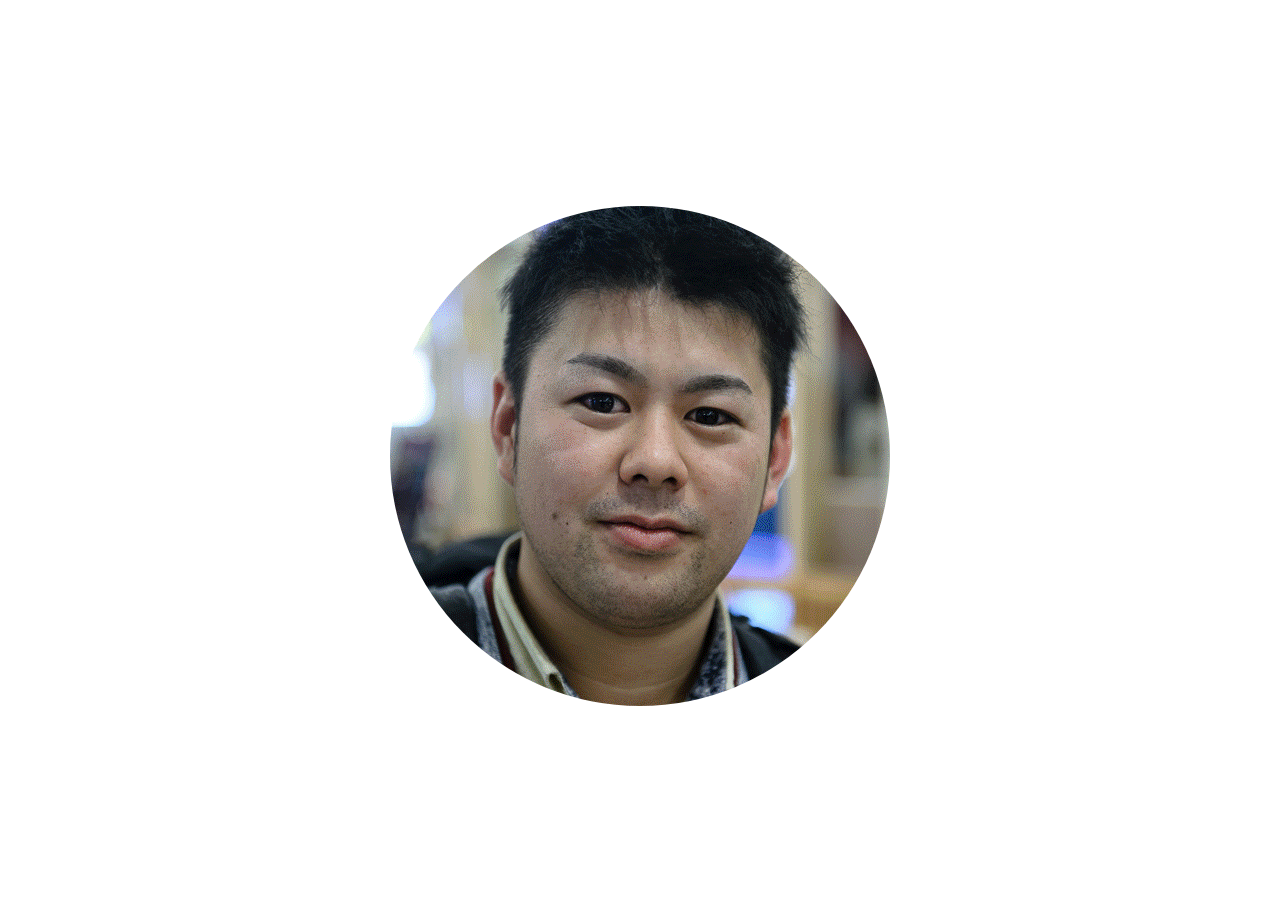
<file: 20001.html>
<!doctype html>
<html>
<head>
<meta charset="UTF-8">
<title>無題ドキュメント</title>
<style>
	html {
		height:100%;
	}
	body {
		height:100%;
	}
	img {
		border-radius: 500px;
	}
	.content {
		width: 100%;
		height: 100% ;
		display: flex;
		display: -webkit-flex;
		-webkit-justify-content: center;
        justify-content: center;
        -webkit-align-items: center;
         align-items: center;
	}
	.cimg {
  -webkit-flex: none;
  flex: none;
	}
</style>
</head>
<div class="content">
<div class="cimg">
	<img src="img/nim.gif">
</div>
</div>
<body>
</body>
</html>
</file>
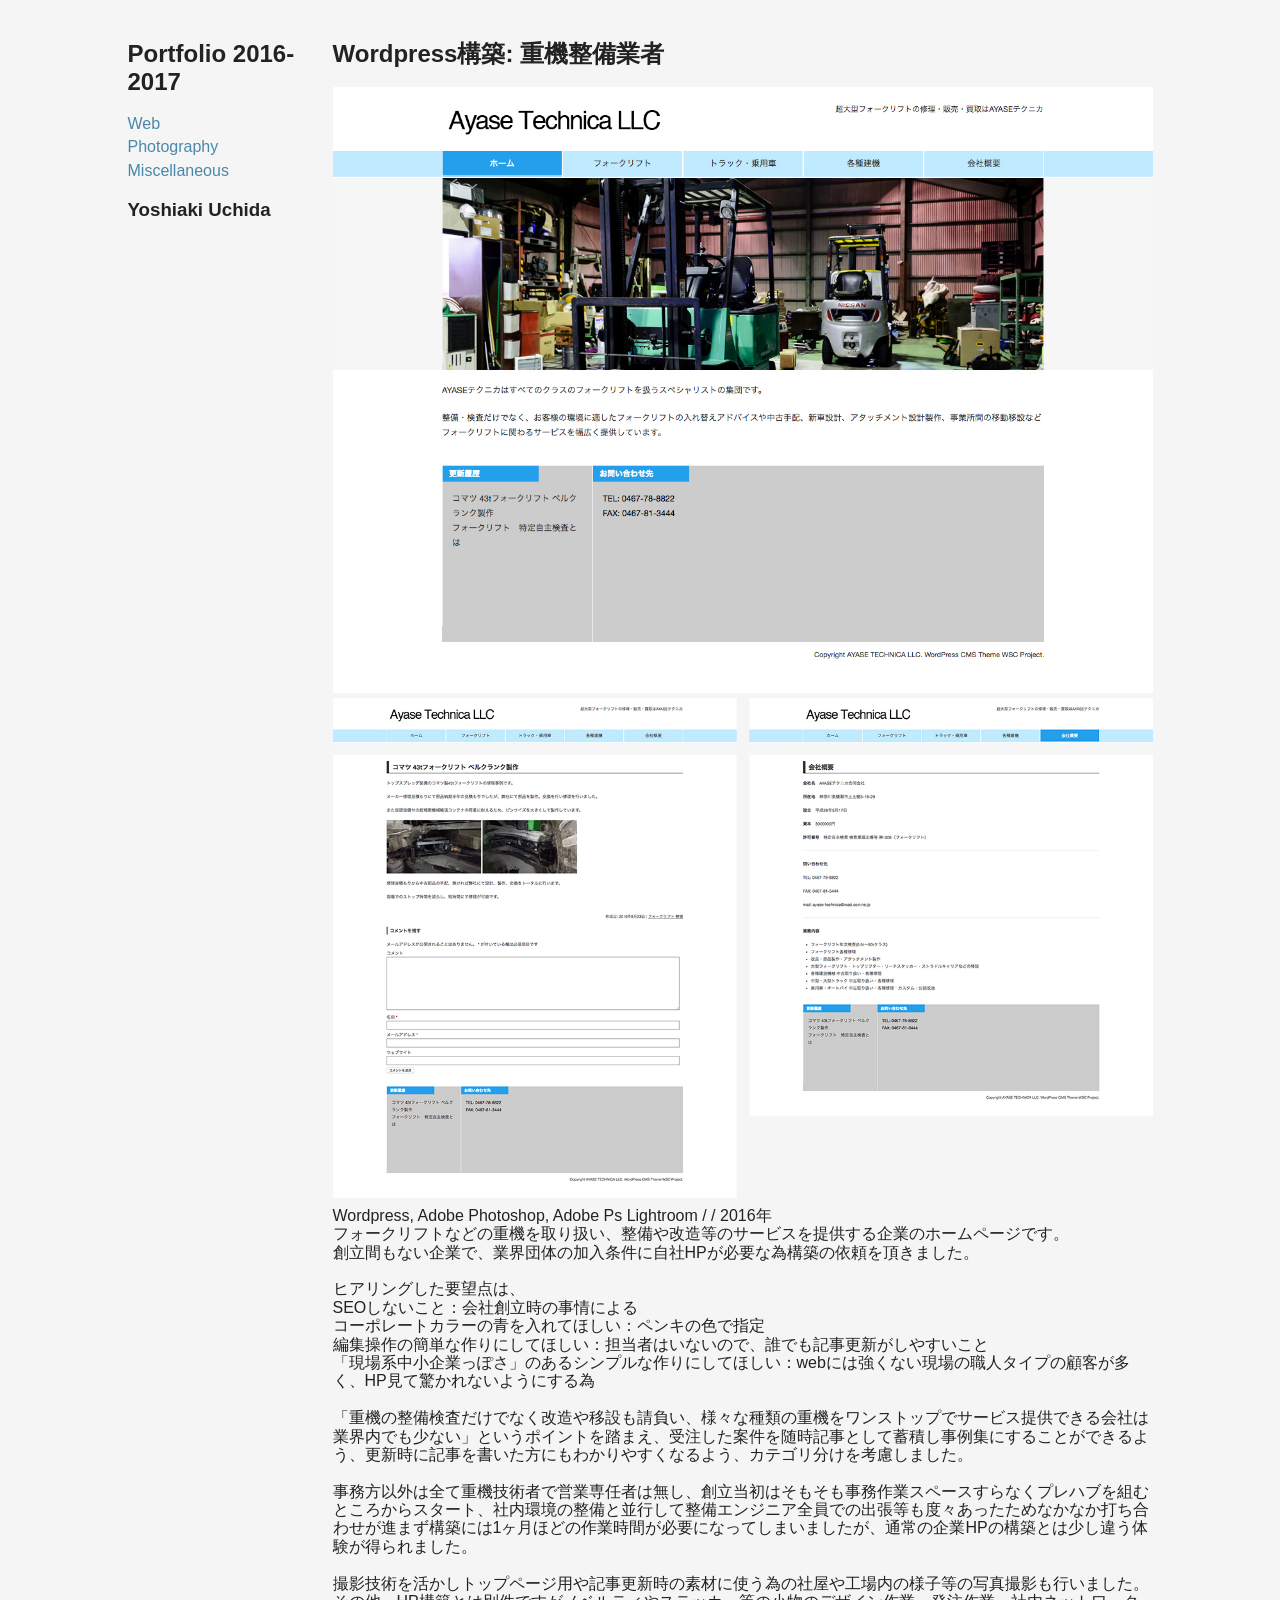
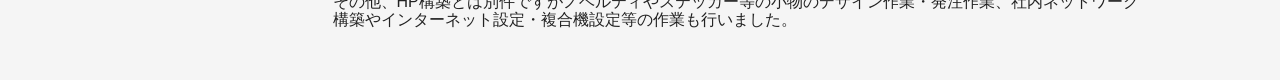
<file: index2.html>
<!doctype html>
<html>
<head>
<meta charset="UTF-8">
<meta name="viewport" content="width=device-width, initial-scale=1">
<title>Portfolio - web</title>
<link href="pfc2.css" rel="stylesheet" doctype="text/css">
</head>

<body>
<div class="container">
<div class="gnavi">
	<div>
	<h2 class="logo">Portfolio 2016-2017</h2>	
	</div>
	<div class="menu">
		<ul>
			<li><a href="index.html">Web</a></li>
			<li><a href="pfalt_p.html">Photography</a></li>
			<li><a href="pfalt_m.html">Miscellaneous</a></li>
		</ul>	
	</div>
	<div class="info">
		<h3>Yoshiaki Uchida</h3>
	</div>
</div>	
<div class="main">
	<h2 class="title">Wordpress構築: 重機整備業者</h2>
	<div class="imagel"><img src="img/at_ss1.jpg"></div>
	<div class="imagel"><img src="img/at_ss3.jpg"></div>
	<div class="about">
	    Wordpress, Adobe Photoshop, Adobe Ps Lightroom /  / 2016年<br>
フォークリフトなどの重機を取り扱い、整備や改造等のサービスを提供する企業のホームページです。<br>
創立間もない企業で、業界団体の加入条件に自社HPが必要な為構築の依頼を頂きました。<br>
<br>
ヒアリングした要望点は、<br>
SEOしないこと：会社創立時の事情による<br>
コーポレートカラーの青を入れてほしい：ペンキの色で指定<br>
編集操作の簡単な作りにしてほしい：担当者はいないので、誰でも記事更新がしやすいこと<br>
「現場系中小企業っぽさ」のあるシンプルな作りにしてほしい：webには強くない現場の職人タイプの顧客が多く、HP見て驚かれないようにする為<br>
<br>
「重機の整備検査だけでなく改造や移設も請負い、様々な種類の重機をワンストップでサービス提供できる会社は業界内でも少ない」というポイントを踏まえ、受注した案件を随時記事として蓄積し事例集にすることができるよう、更新時に記事を書いた方にもわかりやすくなるよう、カテゴリ分けを考慮しました。<br>
<br>
事務方以外は全て重機技術者で営業専任者は無し、創立当初はそもそも事務作業スペースすらなくプレハブを組むところからスタート、社内環境の整備と並行して整備エンジニア全員での出張等も度々あったためなかなか打ち合わせが進まず構築には1ヶ月ほどの作業時間が必要になってしまいましたが、通常の企業HPの構築とは少し違う体験が得られました。<br>
<br>
撮影技術を活かしトップページ用や記事更新時の素材に使う為の社屋や工場内の様子等の写真撮影も行いました。<br>
その他、HP構築とは別件ですがノベルティやステッカー等の小物のデザイン作業・発注作業、社内ネットワーク構築やインターネット設定・複合機設定等の作業も行いました。
  </div>
</div>		
</div>
</body>
</html>
</file>
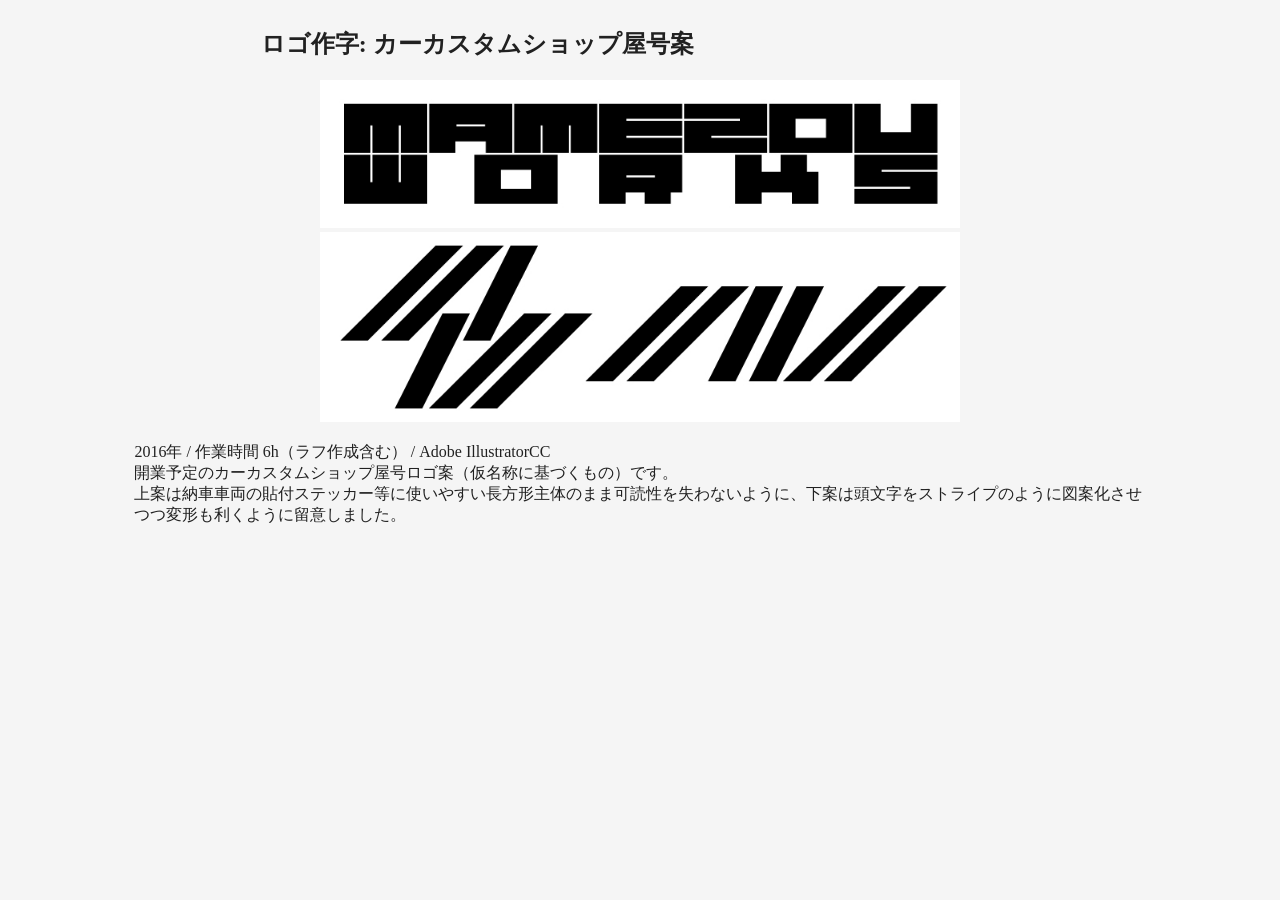
<file: lt1.html>
<!doctype html>
<html>
<head>
<meta charset="UTF-8">
<link href="css/works.css" rel="stylesheet">
<title>works - Logo/Typography</title>
</head>

<body>
<div class="main">
	<div class="titlebox"><h2 class="title">ロゴ作字: カーカスタムショップ屋号案</h2></div>
	<div class="ss"><img src="img/mwlogo.jpg" alt="logo1"></div>
	<div class="ss"><img src="img/mwlogo2.jpg" alt="logo2"></div>
	<div class="text">
		<p>
2016年 / 作業時間 6h（ラフ作成含む） / Adobe IllustratorCC<br>
開業予定のカーカスタムショップ屋号ロゴ案（仮名称に基づくもの）です。<br>
	上案は納車車両の貼付ステッカー等に使いやすい長方形主体のまま可読性を失わないように、下案は頭文字をストライプのように図案化させつつ変形も利くように留意しました。
		</p>
	</div>
</div>
</body>
</html>
</file>
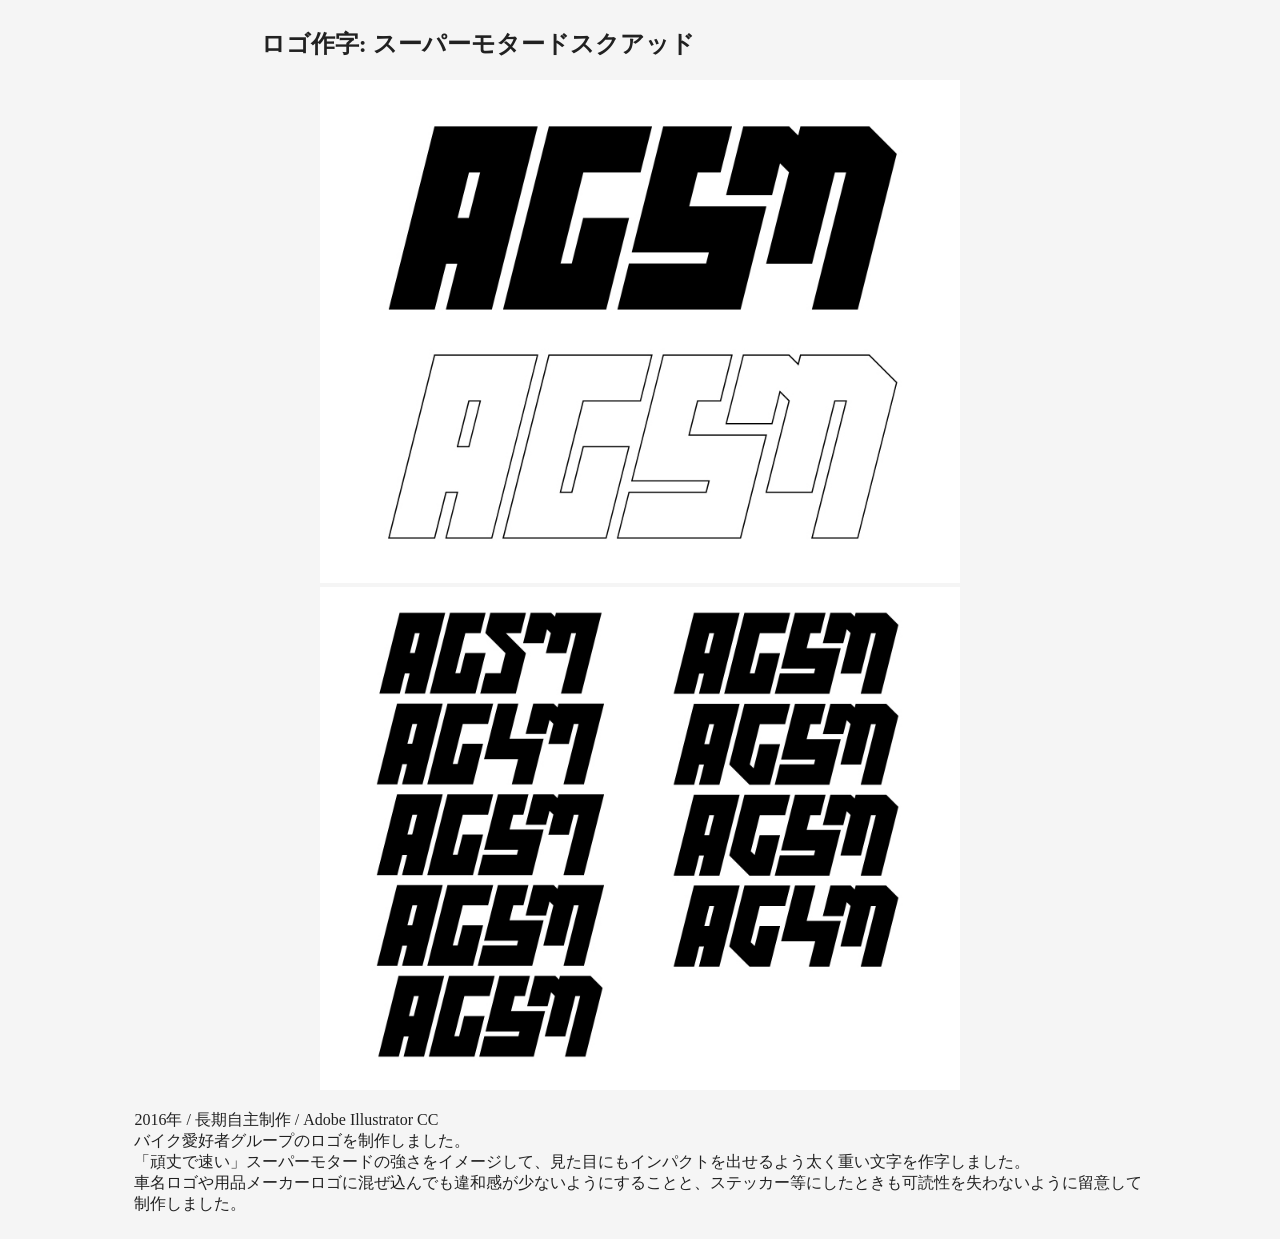
<file: lt2.html>
<!doctype html>
<html>
<head>
<meta charset="UTF-8">
<link href="css/works.css" rel="stylesheet">
<title>works - Logo/Typography</title>
</head>

<body>
<div class="main">
	<div class="titlebox"><h2 class="title">ロゴ作字: スーパーモタードスクアッド</h2></div>
	<div class="ss"><img src="img/agsm1.jpg" alt="logo1"></div>
	<div class="ss"><img src="img/agsm2.jpg" alt="logo2"></div>
	<div class="text">
		<p>
	    2016年 / 長期自主制作 / Adobe Illustrator CC<br>
	    バイク愛好者グループのロゴを制作しました。<br>
	    「頑丈で速い」スーパーモタードの強さをイメージして、見た目にもインパクトを出せるよう太く重い文字を作字しました。<br>
	    車名ロゴや用品メーカーロゴに混ぜ込んでも違和感が少ないようにすることと、ステッカー等にしたときも可読性を失わないように留意して制作しました。
		</p>
	</div>
</div>
</body>
</html>
</file>
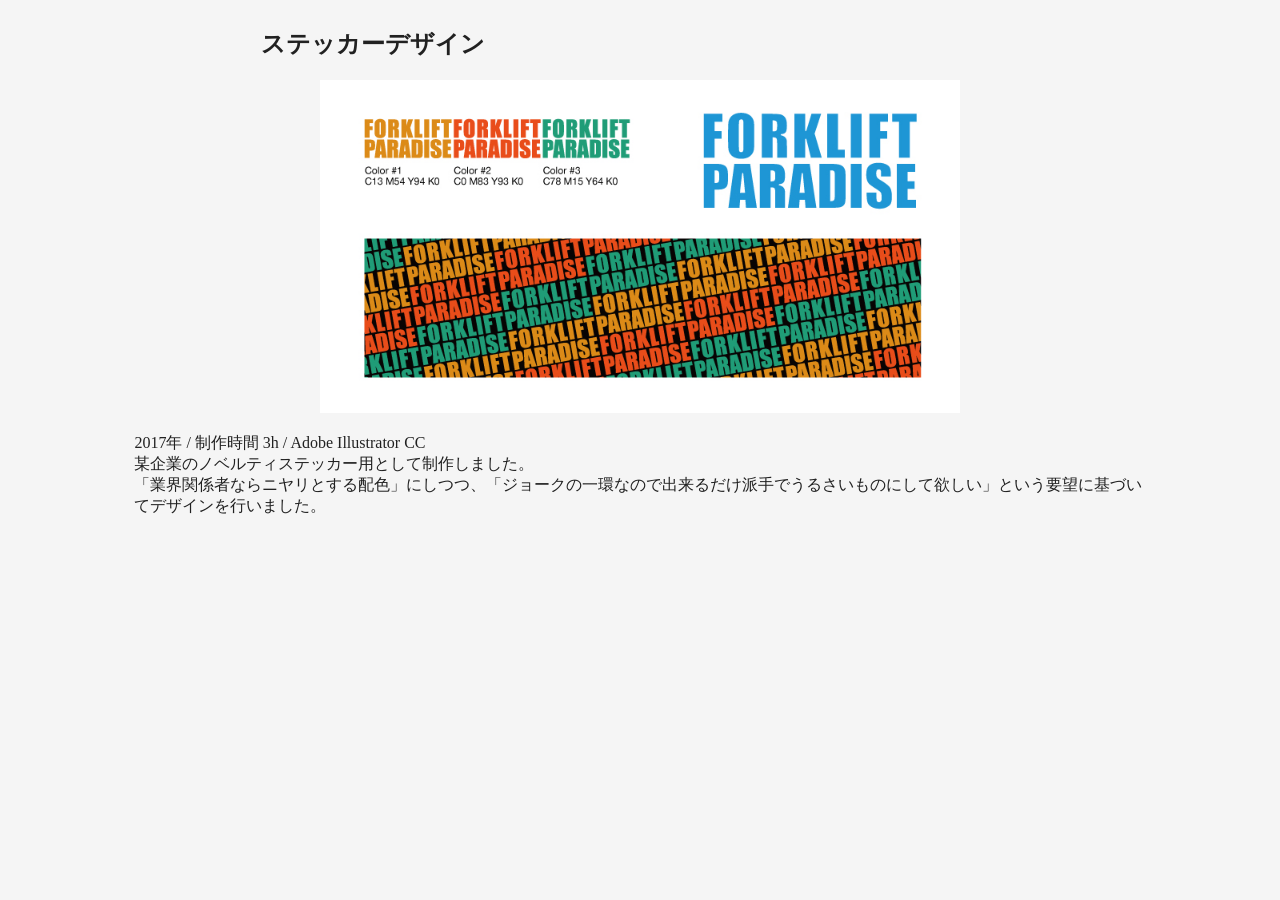
<file: lt3.html>
<!doctype html>
<html>
<head>
<meta charset="UTF-8">
<link href="css/works.css" rel="stylesheet">
<title>works - Logo/Typography</title>
</head>

<body>
<div class="main">
	<div class="titlebox"><h2 class="title">ステッカーデザイン</h2></div>
	<div class="ss"><img src="img/at_fp1.jpg" alt="logo1"></div>
	<div class="text">
		<p>
	    2017年 / 制作時間 3h / Adobe Illustrator CC<br>
	    某企業のノベルティステッカー用として制作しました。<br>
		「業界関係者ならニヤリとする配色」にしつつ、「ジョークの一環なので出来るだけ派手でうるさいものにして欲しい」という要望に基づいてデザインを行いました。<br>
		</p>
	</div>
</div>
</body>
</html>
</file>
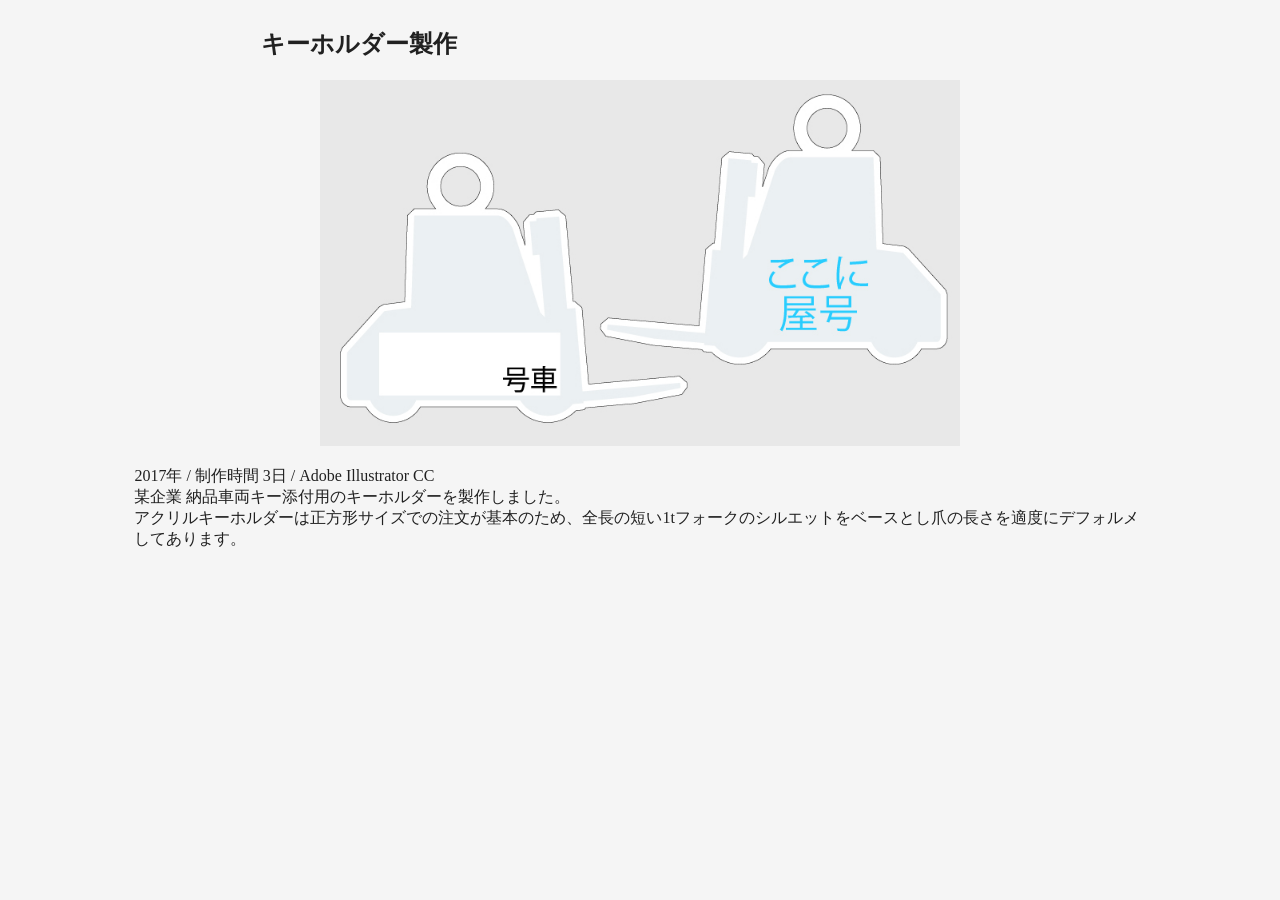
<file: lt4.html>
<!doctype html>
<html>
<head>
<meta charset="UTF-8">
<link href="css/works.css" rel="stylesheet">
<title>works - Logo/Typography</title>
</head>

<body>
<div class="main">
	<div class="titlebox"><h2 class="title">キーホルダー製作</h2></div>
	<div class="ss"><img src="img/atkh1.jpg" alt="logo1"></div>
	<div class="text">
		<p>
	    2017年 / 制作時間 3日 / Adobe Illustrator CC<br>
	    某企業 納品車両キー添付用のキーホルダーを製作しました。<br>
		アクリルキーホルダーは正方形サイズでの注文が基本のため、全長の短い1tフォークのシルエットをベースとし爪の長さを適度にデフォルメしてあります。<br>
		</p>
	</div>
</div>
</body>
</html>
</file>
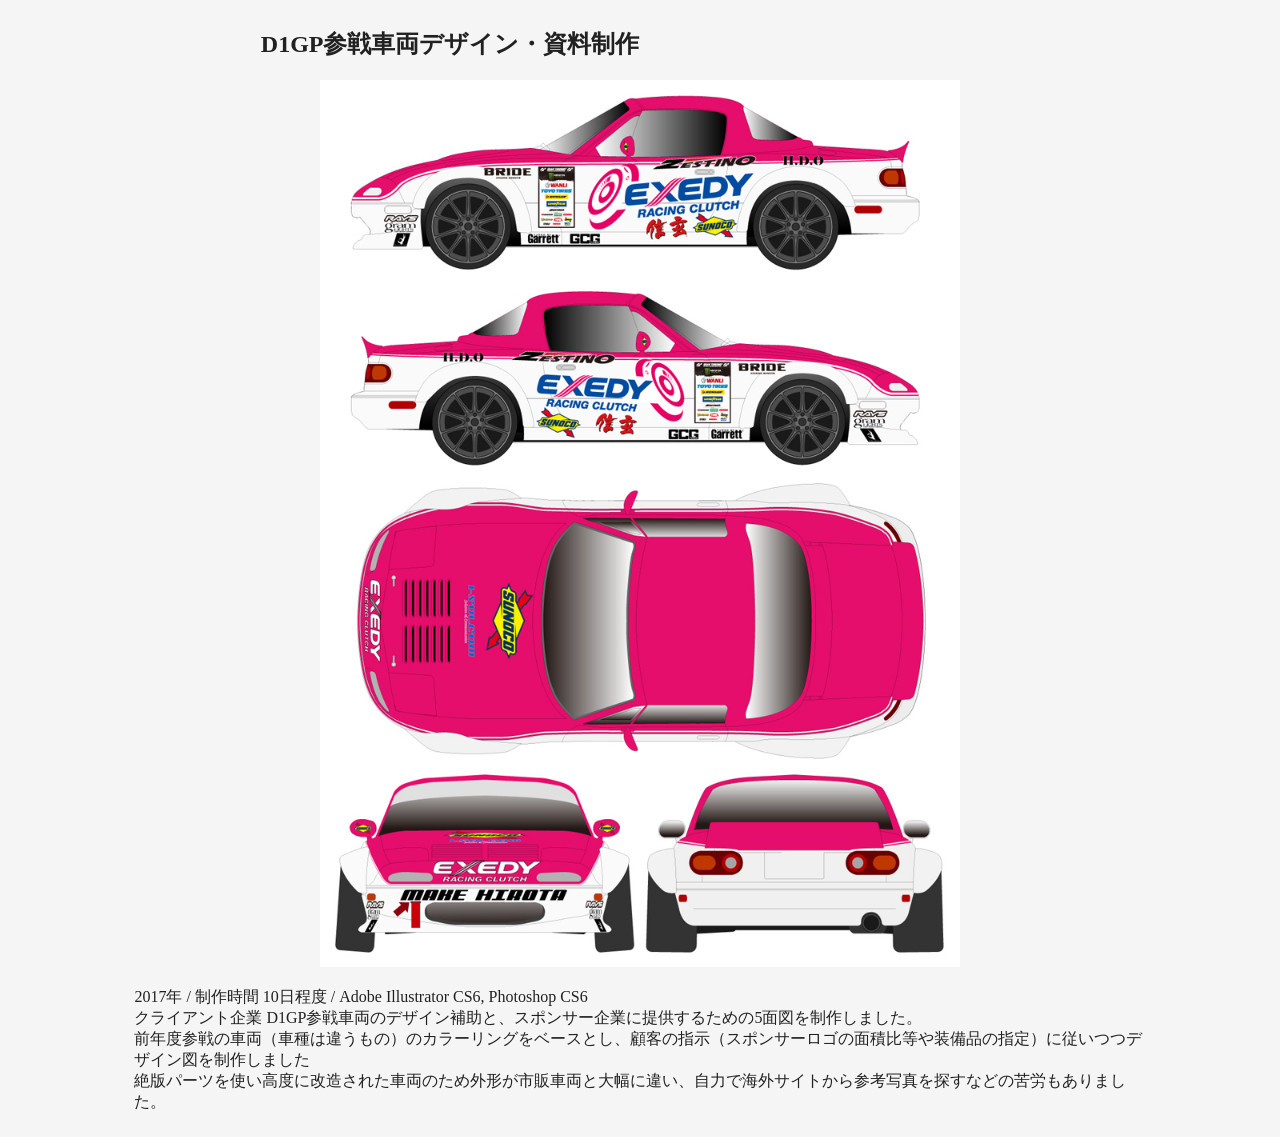
<file: lt5.html>
<!doctype html>
<html>
<head>
<meta charset="UTF-8">
<link href="css/works.css" rel="stylesheet">
<title>works - Misc.</title>
</head>

<body>
<div class="main">
	<div class="titlebox"><h2 class="title">D1GP参戦車両デザイン・資料制作</h2></div>
	<div class="ss"><img src="img/na6_rm.jpg" alt="rm na6"></div>
	<div class="text">
		<p>
	    2017年 / 制作時間 10日程度 / Adobe Illustrator CS6, Photoshop CS6<br>
	    クライアント企業 D1GP参戦車両のデザイン補助と、スポンサー企業に提供するための5面図を制作しました。<br>
      前年度参戦の車両（車種は違うもの）のカラーリングをベースとし、顧客の指示（スポンサーロゴの面積比等や装備品の指定）に従いつつデザイン図を制作しました<br>
		絶版パーツを使い高度に改造された車両のため外形が市販車両と大幅に違い、自力で海外サイトから参考写真を探すなどの苦労もありました。<br>
		</p>
	</div>
</div>
</body>
</html>
</file>
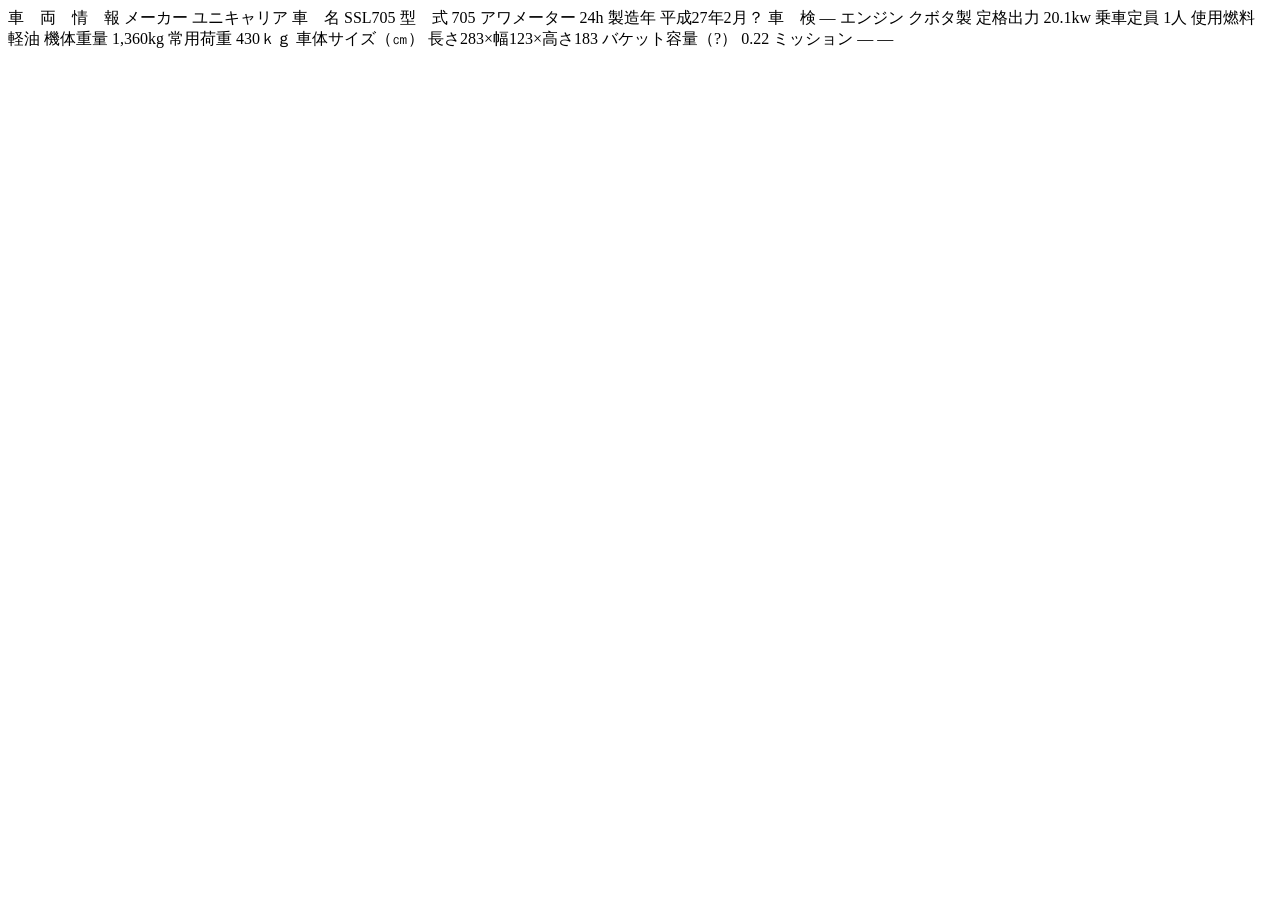
<file: mame.html>
<!doctype html>
<html>
<body>



 
車　両　情　報
メーカー	
ユニキャリア
車　名	
SSL705
型　式	
705
アワメーター	24h
製造年	平成27年2月？	車　検	
―
エンジン	
クボタ製
定格出力	
20.1kw
乗車定員	
1人
使用燃料	
軽油
機体重量	
1,360kg
常用荷重	
430ｋｇ
車体サイズ（㎝）	
長さ283×幅123×高さ183
バケット容量（?）	
0.22
ミッション	
―
―





</body>
</html>
</file>
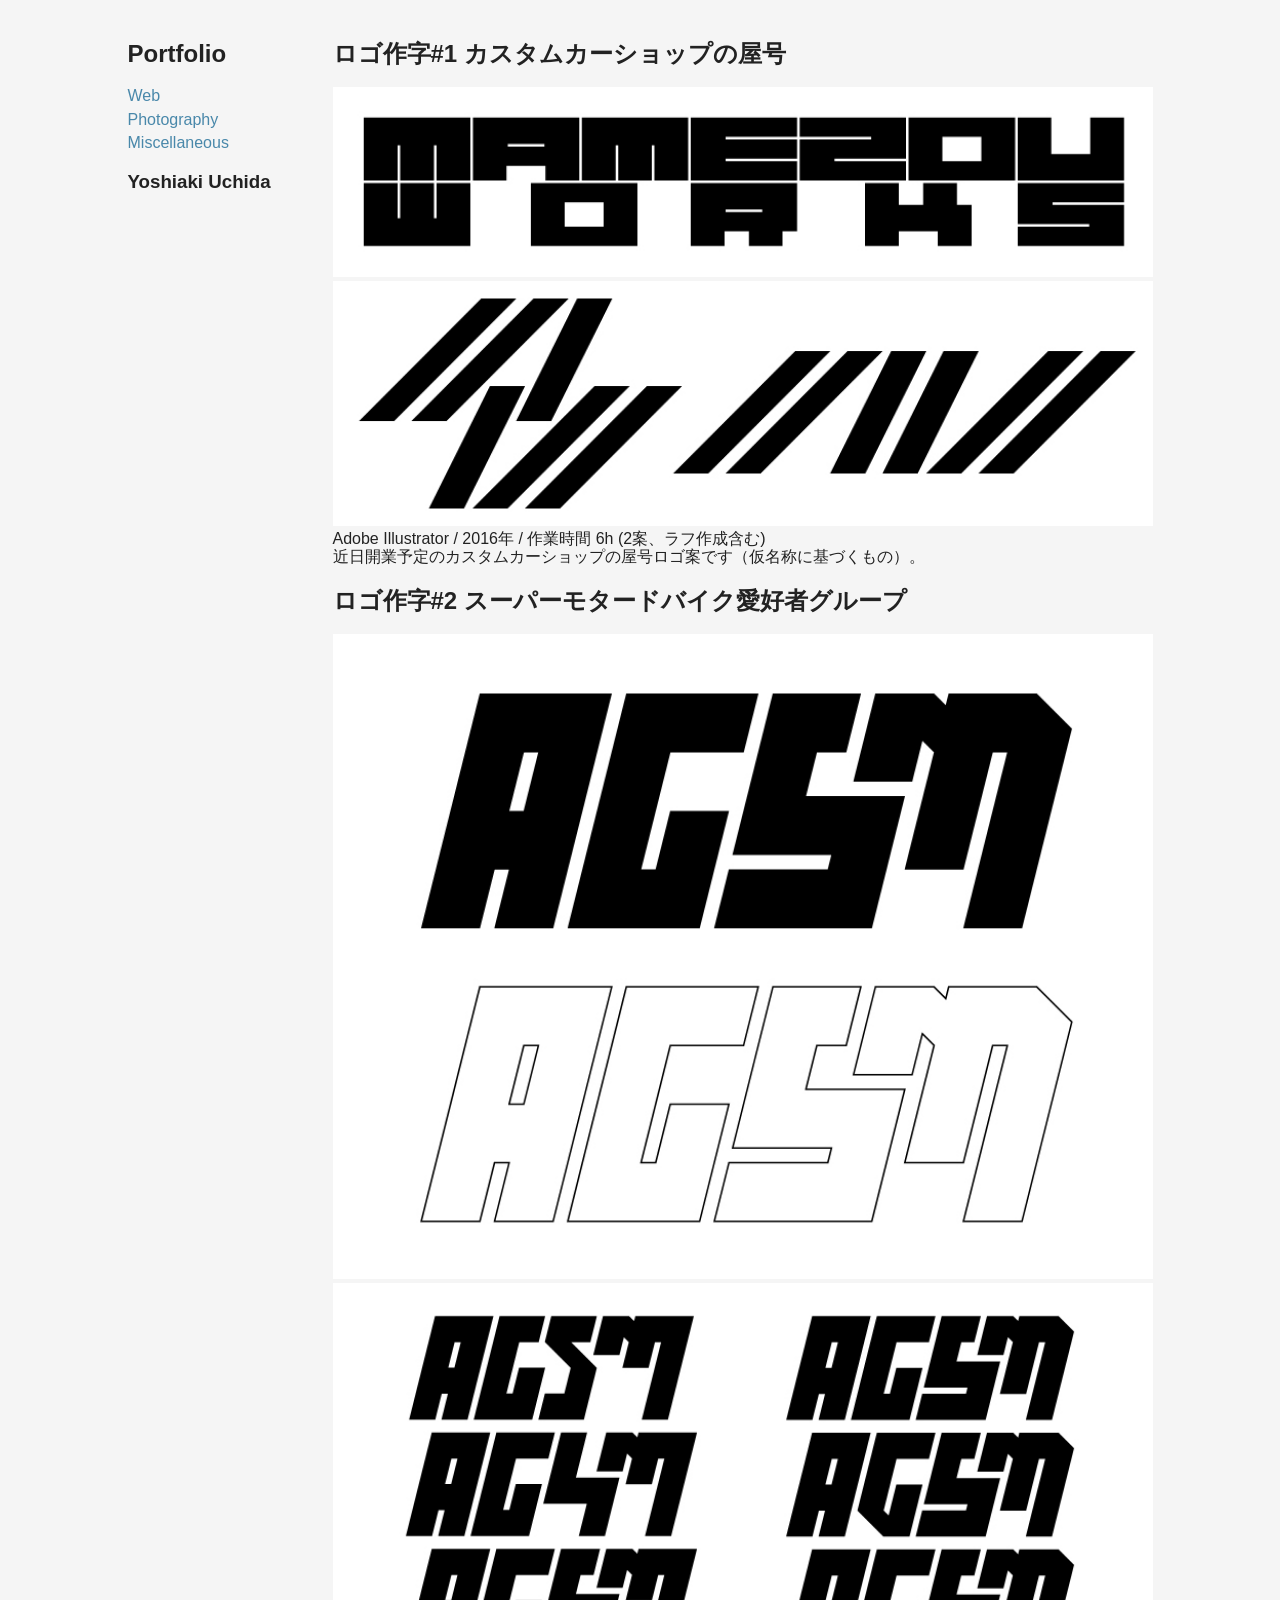
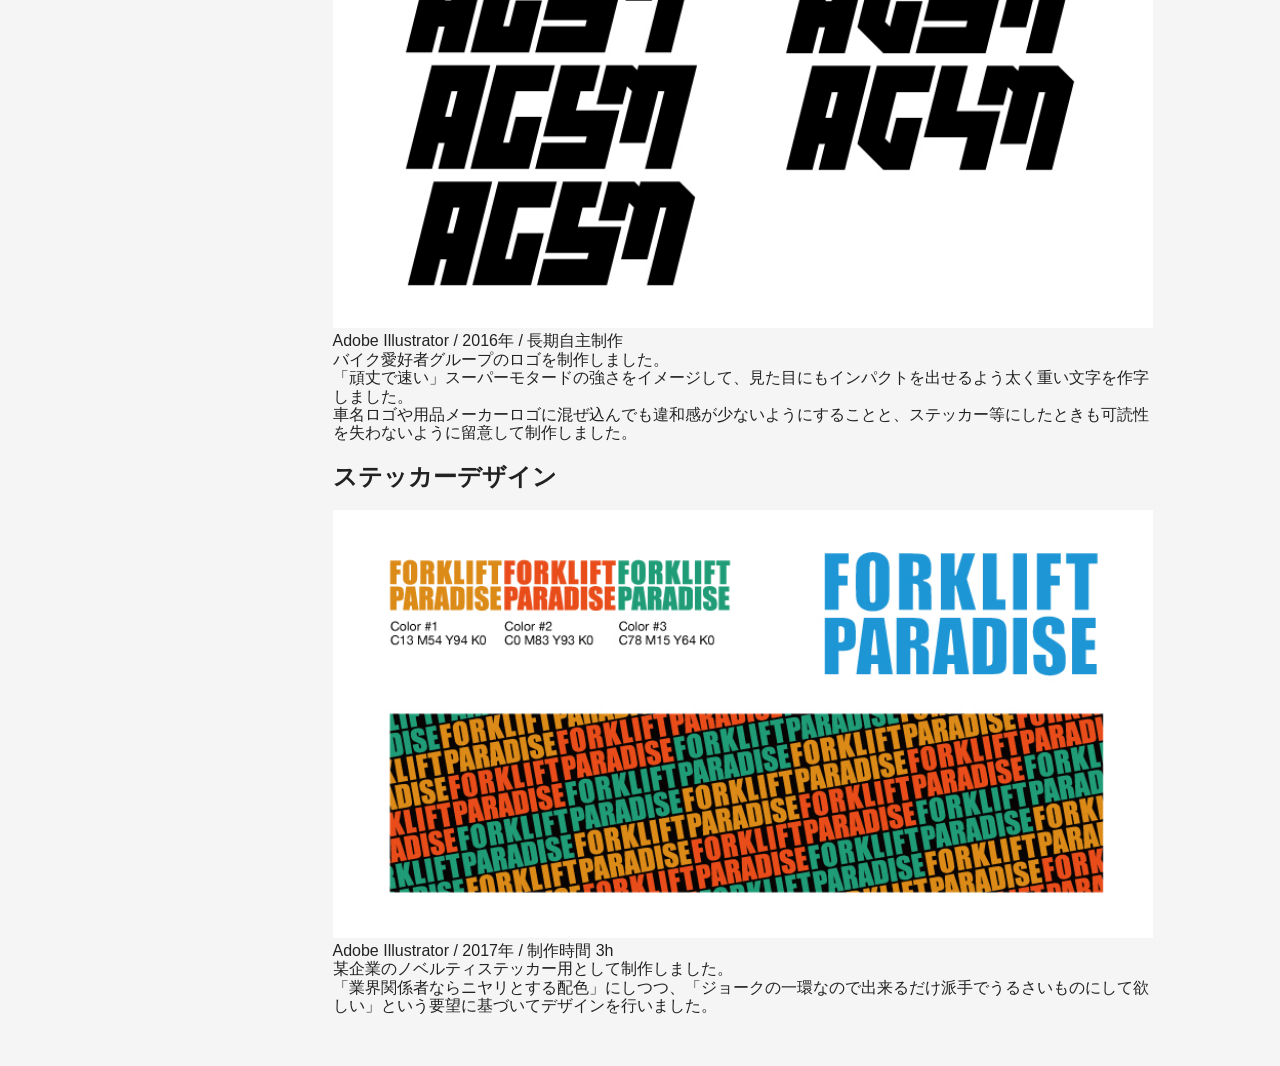
<file: pfalt_m.html>
<!doctype html>
<html>
<head>
<meta charset="UTF-8">
<meta name="viewport" content="width=device-width, initial-scale=1">
<title>Portfolio - misc.</title>
<link href="pfc2.css" rel="stylesheet" doctype="text/css">
</head>

<body>
<div class="container">
<div class="gnavi">
	<div>
	<h2 class="logo">Portfolio</h2>
	</div>
	<div class="menu">
		<ul>
			<li><a href="index.html">Web</a></li>
			<li><a href="pfalt_p.html">Photography</a></li>
			<li><a href="pfalt_m.html">Miscellaneous</a></li>
		</ul>
	</div>
		<div class="info">
		<h3>Yoshiaki Uchida</h3>
	</div>
</div>	
<div class="main">
	<h2 class="title">ロゴ作字#1 カスタムカーショップの屋号</h2>
	<div class="imagel"><img src="img/mwlogo.jpg"></div>
	<div class="imagel"><img src="img/mwlogo2.jpg"></div>
	<div class="about">
	    Adobe Illustrator / 2016年 / 作業時間 6h (2案、ラフ作成含む)<br>
	    近日開業予定のカスタムカーショップの屋号ロゴ案です（仮名称に基づくもの）。
  </div>
  
	<h2 class="title">ロゴ作字#2 スーパーモタードバイク愛好者グループ</h2>
	<div class="imagel"><img src="img/agsm1.jpg"></div>
	<div class="imagel"><img src="img/agsm2.jpg"></div>
	<div class="about">
	    Adobe Illustrator / 2016年 / 長期自主制作<br>
	    バイク愛好者グループのロゴを制作しました。<br>
	    「頑丈で速い」スーパーモタードの強さをイメージして、見た目にもインパクトを出せるよう太く重い文字を作字しました。<br>
	    車名ロゴや用品メーカーロゴに混ぜ込んでも違和感が少ないようにすることと、ステッカー等にしたときも可読性を失わないように留意して制作しました。
  </div>
	<h2 class="title">ステッカーデザイン</h2>
	<div class="imagel"><img src="img/at_fp1.jpg"></div>
	<div class="about">
	    Adobe Illustrator / 2017年 / 制作時間 3h<br>
	    某企業のノベルティステッカー用として制作しました。<br>
		「業界関係者ならニヤリとする配色」にしつつ、「ジョークの一環なので出来るだけ派手でうるさいものにして欲しい」という要望に基づいてデザインを行いました。<br>
  </div>
</div>
	
</div>

</body>
</html>
</file>
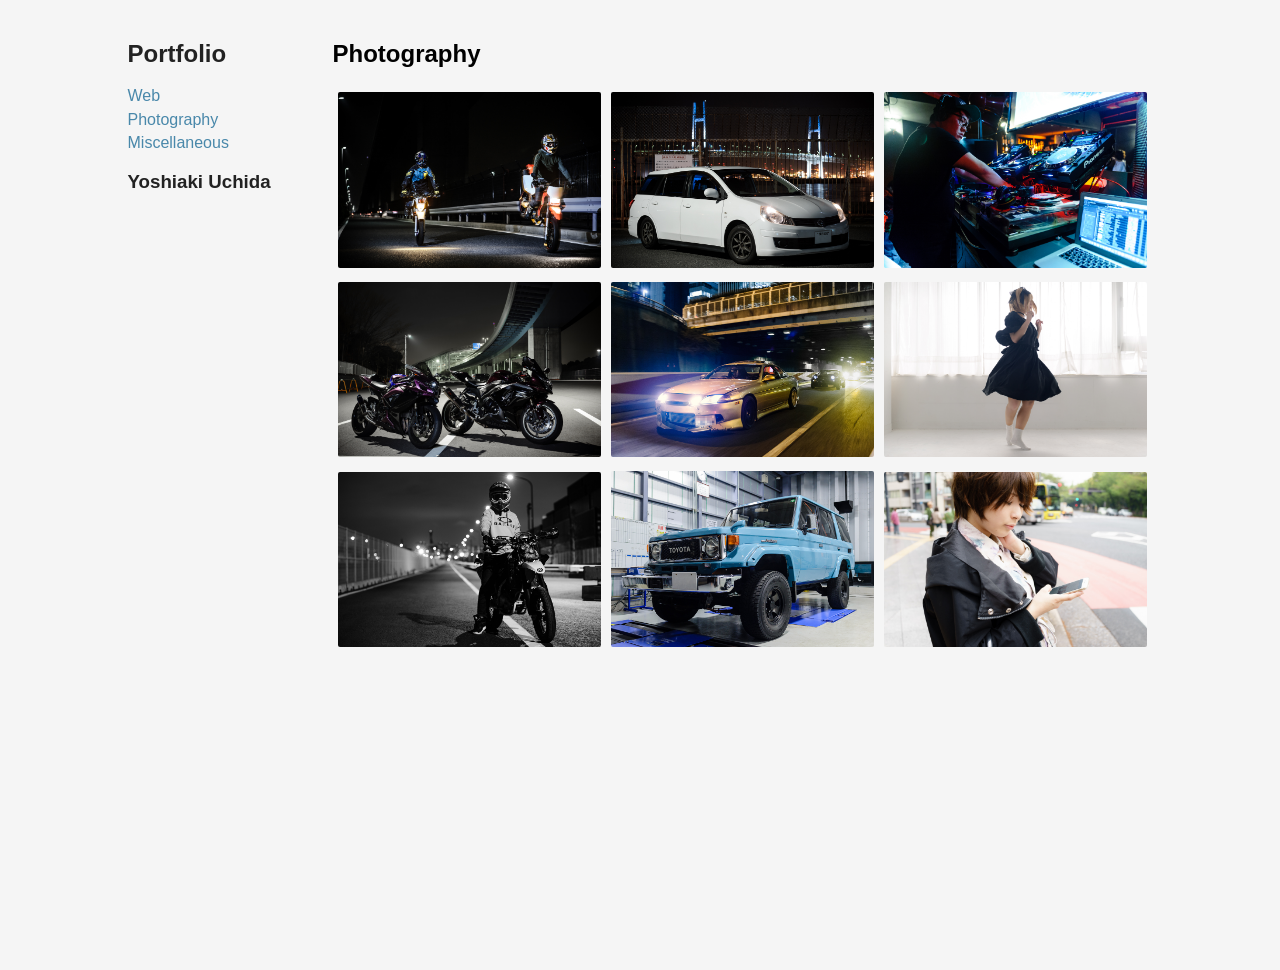
<file: pfalt_p.html>
<!doctype html>
<html>
<head>
<meta charset="UTF-8">
<meta name="viewport" content="width=device-width, initial-scale=1">
<title>Portfolio - photography</title>
<script src="https://ajax.googleapis.com/ajax/libs/jquery/2.0.3/jquery.min.js"></script>

<link href="css/pfc2.css" rel="stylesheet" doctype="text/css">
<link href="css/driveway.css" rel="stylesheet" doctype="text/css">
<link href="css/swipebox.css" rel="stylesheet" doctype="text/css">

</head>
<body>
<div class="container">
<div class="gnavi">
	<div>
	<h2 class="logo">Portfolio</h2>	
	</div>
	<div class="menu">
		<ul>
			<li><a href="index.html">Web</a></li>
			<li><a href="pfalt_p.html">Photography</a></li>
			<li><a href="pfalt_m.html">Miscellaneous</a></li>
		</ul>	
	</div>
		<div class="info">
		<h3>Yoshiaki Uchida</h3>
	</div>
</div>	
<div class="main">
	<h2 class="ptitle">Photography</h2>
	<div class="dw">
	<!--数字順に縦に並ぶので追加時は順番とファイル名に注意-->
		<div class="dw-panel">
			<img src="photo/1.jpg" class="dw-panel__content">
		</div>
		<div class="dw-panel">
			<img src="photo/2.jpg" class="dw-panel__content">
		</div>
		<div class="dw-panel">
			<a href="photo/3.jpg" class="swipebox"><img src="photo/L3.jpg" class="dw-panel__content"></a>
		</div>
		<div class="dw-panel">
			<a href="photo/4.jpg" class="swipebox"><img src="photo/L4.jpg" class="dw-panel__content"></a>
		</div>
		<div class="dw-panel">
			<a href="photo/5.jpg" class="swipebox"><img src="photo/L5.jpg" class="dw-panel__content"></a>
		</div>
		<div class="dw-panel">
			<a href="photo/6.jpg" class="swipebox"><img src="photo/L6.jpg" class="dw-panel__content"></a>
		</div>
		<div class="dw-panel">
			<img src="photo/7.jpg" class="dw-panel__content">
		</div>
		<div class="dw-panel">
			<img src="photo/8.jpg" class="dw-panel__content">
		</div>
		<div class="dw-panel">
			<img src="photo/9.jpg" class="dw-panel__content">
		</div>
	</div>
</div>
</div>
<script src="js/jquery.swipebox.js"></script>
<script type="text/javascript">
;( function( $ ) {

	$( '.swipebox' ).swipebox();

} )( jQuery );
</script>
</body>
</html>
</file>
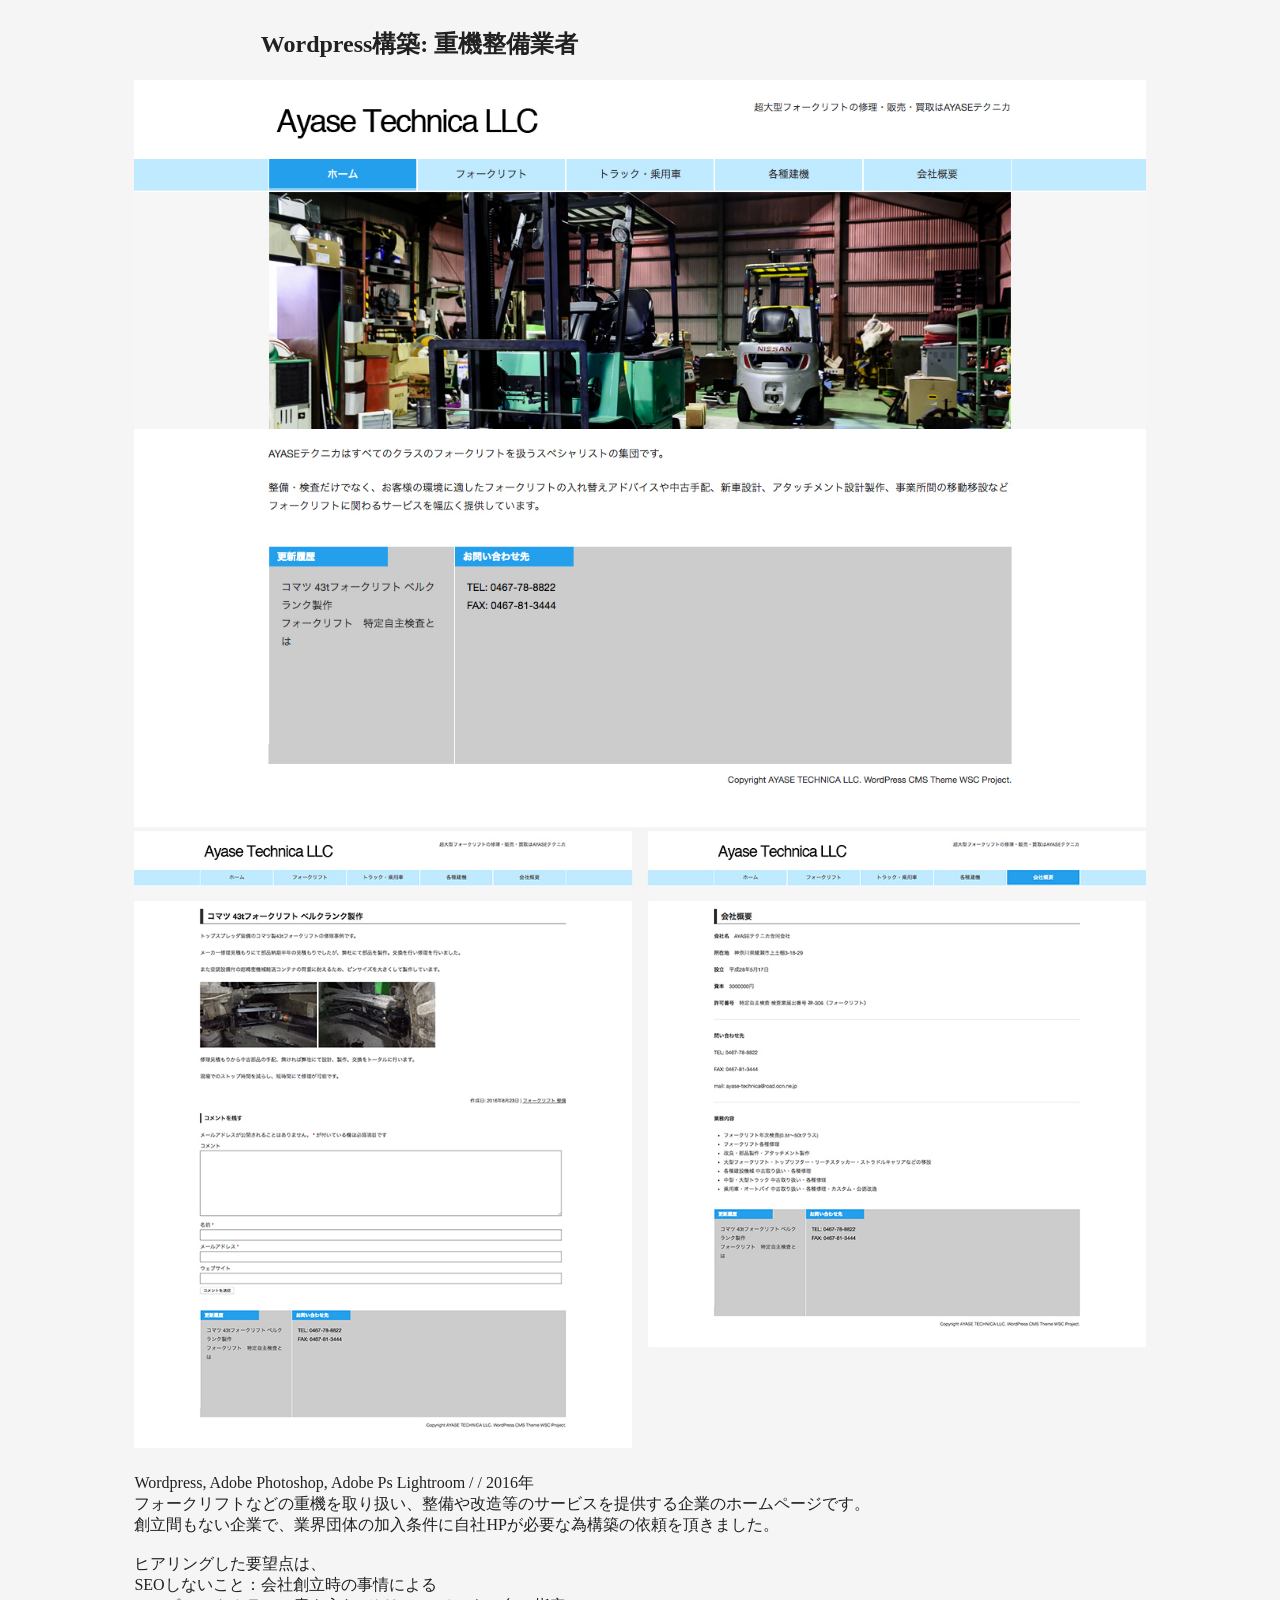
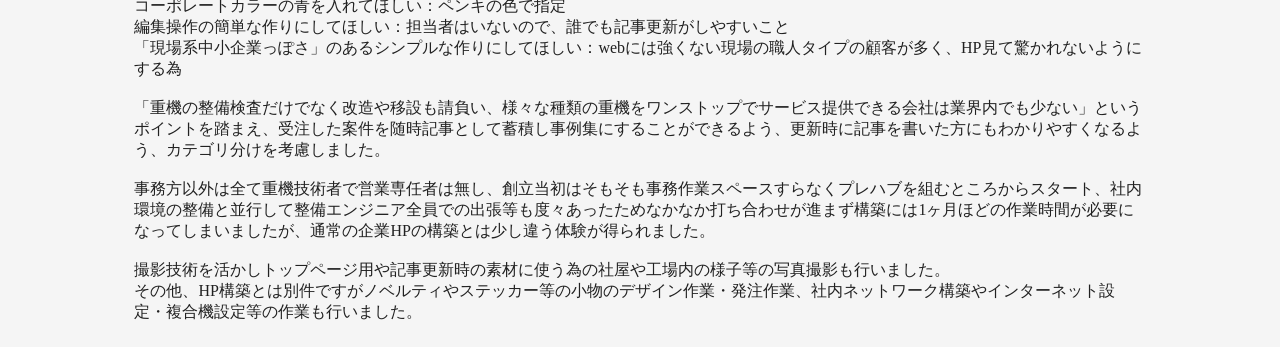
<file: w1.html>
<!doctype html>
<html>
<head>
<meta charset="UTF-8">
<link href="css/works.css" rel="stylesheet">
<title>works - web/wp</title>
</head>

<body>
<div class="main">
	<div class="titlebox"><h2 class="title">Wordpress構築: 重機整備業者</h2></div>
	<div class="ss"><img src="img/at_ss1.jpg" alt="screenshot 1"></div>
	<div class="ss"><img src="img/at_ss3.jpg" alt="screenshot 2"></div>
	<div class="text">
		<p>
Wordpress, Adobe Photoshop, Adobe Ps Lightroom /  / 2016年<br>
フォークリフトなどの重機を取り扱い、整備や改造等のサービスを提供する企業のホームページです。<br>
創立間もない企業で、業界団体の加入条件に自社HPが必要な為構築の依頼を頂きました。<br>
<br>
ヒアリングした要望点は、<br>
SEOしないこと：会社創立時の事情による<br>
コーポレートカラーの青を入れてほしい：ペンキの色で指定<br>
編集操作の簡単な作りにしてほしい：担当者はいないので、誰でも記事更新がしやすいこと<br>
「現場系中小企業っぽさ」のあるシンプルな作りにしてほしい：webには強くない現場の職人タイプの顧客が多く、HP見て驚かれないようにする為<br>
<br>
「重機の整備検査だけでなく改造や移設も請負い、様々な種類の重機をワンストップでサービス提供できる会社は業界内でも少ない」というポイントを踏まえ、受注した案件を随時記事として蓄積し事例集にすることができるよう、更新時に記事を書いた方にもわかりやすくなるよう、カテゴリ分けを考慮しました。<br>
<br>
事務方以外は全て重機技術者で営業専任者は無し、創立当初はそもそも事務作業スペースすらなくプレハブを組むところからスタート、社内環境の整備と並行して整備エンジニア全員での出張等も度々あったためなかなか打ち合わせが進まず構築には1ヶ月ほどの作業時間が必要になってしまいましたが、通常の企業HPの構築とは少し違う体験が得られました。<br>
<br>
撮影技術を活かしトップページ用や記事更新時の素材に使う為の社屋や工場内の様子等の写真撮影も行いました。<br>
その他、HP構築とは別件ですがノベルティやステッカー等の小物のデザイン作業・発注作業、社内ネットワーク構築やインターネット設定・複合機設定等の作業も行いました。
			
			
			
		</p>
	</div>
</div>
</body>
</html>
</file>
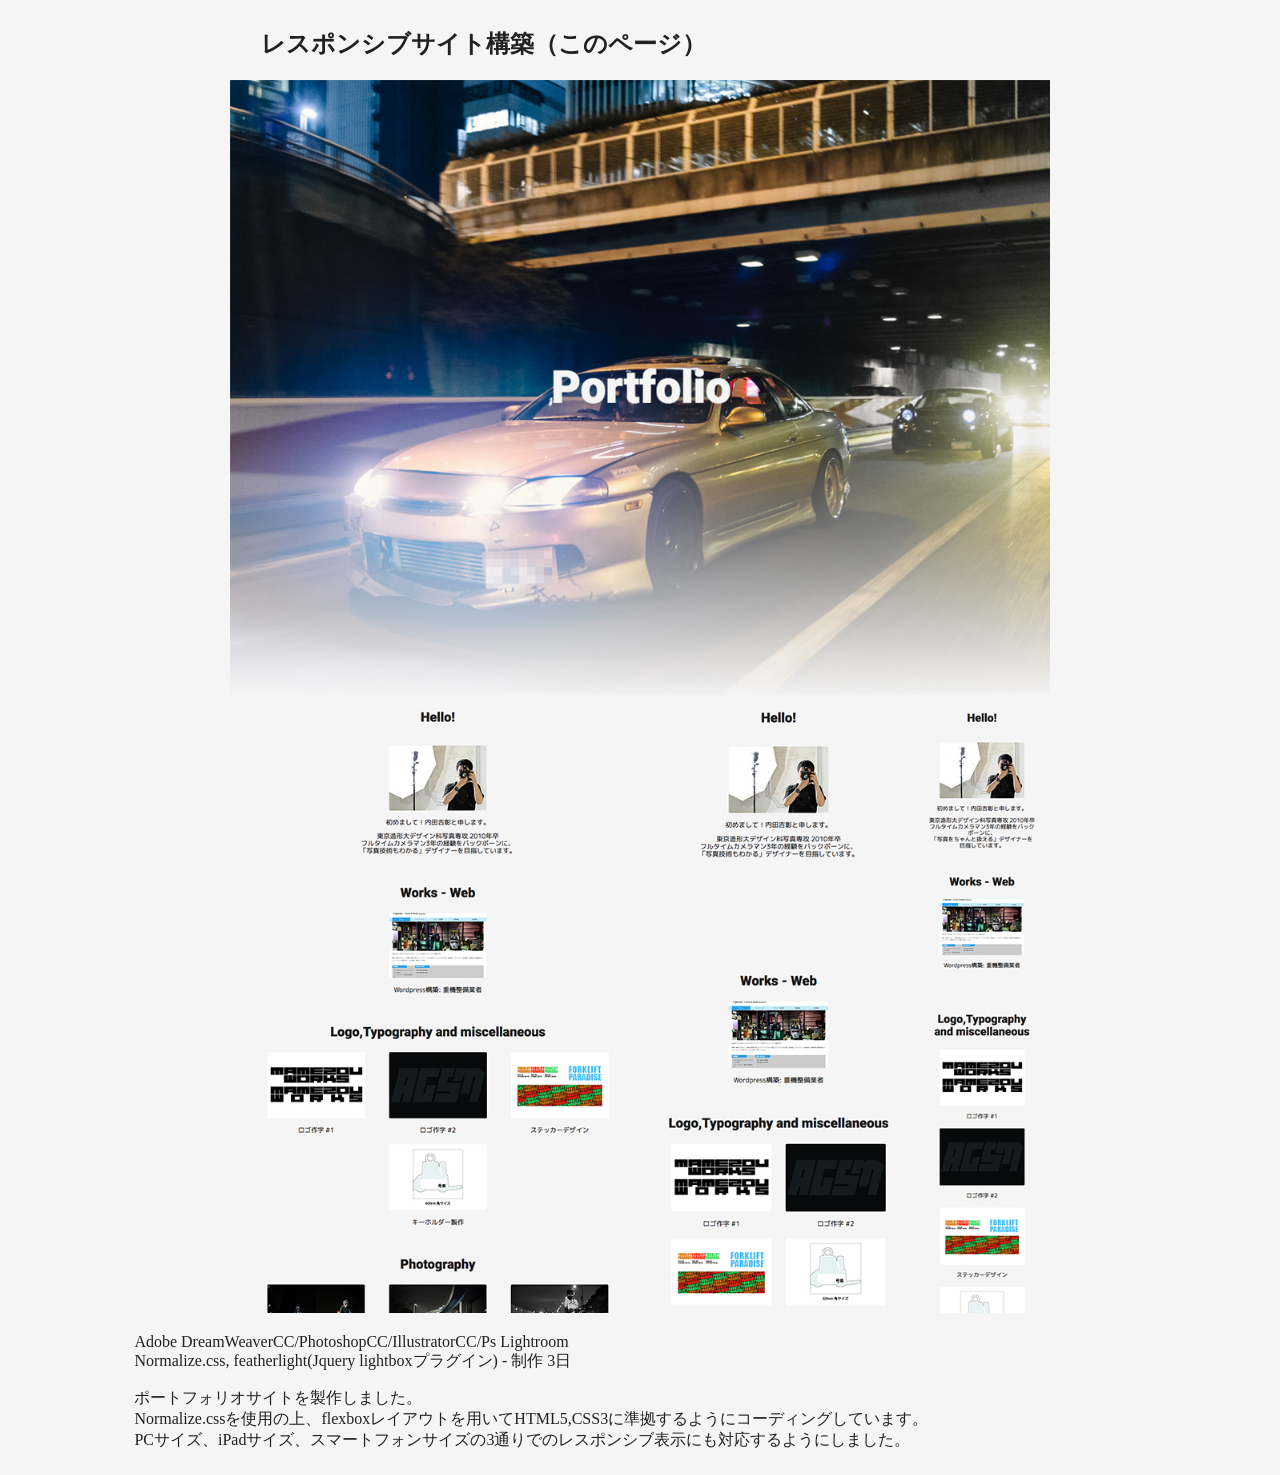
<file: w2.html>
<!doctype html>
<html>
<head>
<meta charset="UTF-8">
<link href="css/works.css" rel="stylesheet">
<title>works - web</title>
</head>

<body>
<div class="main">
	<div class="titlebox"><h2 class="title">レスポンシブサイト構築（このページ）</h2></div>
	<div class="ss"><img src="img/pfss1.jpg" alt="screenshot 1"></div>
	<div class="ss"><img src="img/pfss2.jpg" alt="screenshot 2"></div>
	<div class="text">
		<p>
Adobe DreamWeaverCC/PhotoshopCC/IllustratorCC/Ps Lightroom<br>
Normalize.css, featherlight(Jquery lightboxプラグイン) - 制作 3日</p>
<p>ポートフォリオサイトを製作しました。<br>
Normalize.cssを使用の上、flexboxレイアウトを用いてHTML5,CSS3に準拠するようにコーディングしています。<br>
PCサイズ、iPadサイズ、スマートフォンサイズの3通りでのレスポンシブ表示にも対応するようにしました。
	</p>	
	</div>
</div>
</body>
</html>
</file>
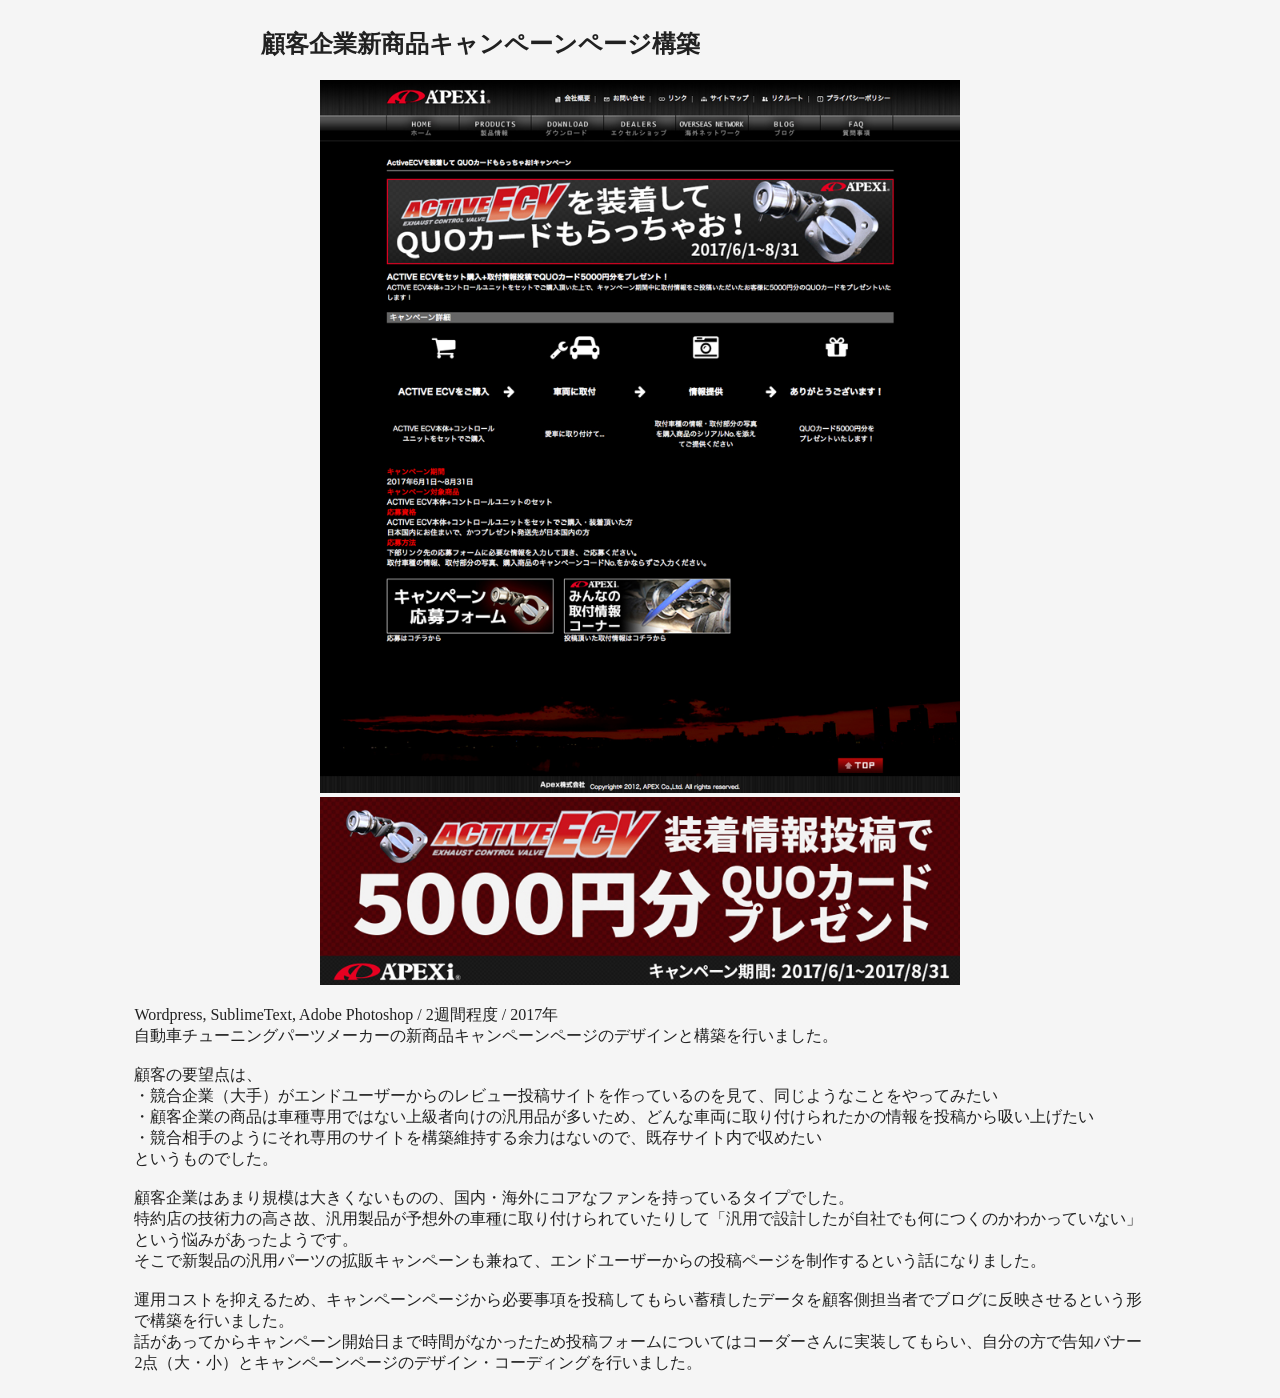
<file: w3.html>
<!doctype html>
<html>
<head>
<meta charset="UTF-8">
<link href="css/works.css" rel="stylesheet">
<title>works - web/campaign</title>
</head>

<body>
<div class="main">
	<div class="titlebox"><h2 class="title">顧客企業新商品キャンペーンページ構築</h2></div>
	<div class="ss"><img src="img/aaecv.jpg" alt="screenshot"></div>
	<div class="ss"><img src="img/aaecvbn.jpg" alt="banner"></div>
	<div class="text">
		<p>
Wordpress, SublimeText, Adobe Photoshop / 2週間程度 / 2017年<br>
自動車チューニングパーツメーカーの新商品キャンペーンページのデザインと構築を行いました。<br>
<br>
顧客の要望点は、<br>
・競合企業（大手）がエンドユーザーからのレビュー投稿サイトを作っているのを見て、同じようなことをやってみたい<br>
・顧客企業の商品は車種専用ではない上級者向けの汎用品が多いため、どんな車両に取り付けられたかの情報を投稿から吸い上げたい<br>
・競合相手のようにそれ専用のサイトを構築維持する余力はないので、既存サイト内で収めたい<br>
というものでした。<br>
<br>
顧客企業はあまり規模は大きくないものの、国内・海外にコアなファンを持っているタイプでした。<br>
特約店の技術力の高さ故、汎用製品が予想外の車種に取り付けられていたりして「汎用で設計したが自社でも何につくのかわかっていない」という悩みがあったようです。<br>
そこで新製品の汎用パーツの拡販キャンペーンも兼ねて、エンドユーザーからの投稿ページを制作するという話になりました。<br>
<br>
運用コストを抑えるため、キャンペーンページから必要事項を投稿してもらい蓄積したデータを顧客側担当者でブログに反映させるという形で構築を行いました。<br>
話があってからキャンペーン開始日まで時間がなかったため投稿フォームについてはコーダーさんに実装してもらい、自分の方で告知バナー2点（大・小）とキャンペーンページのデザイン・コーディングを行いました。
			
			
			
		</p>
	</div>
</div>
</body>
</html>
</file>
<file: css/works.css>
@charset "UTF-8";
/* CSS Document */
html {
	background-color:#f5f5f5 ;
}
div.ss img {
	width:80%;
}
.main {
	width:100%;
	display:flex;
	flex-direction:column;
	align-items: center;
}
.titlebox {
	width:60%;
	text-align: left;
}
.title {
	color: #212121;
}
.ss {
	text-align: center;
}
.text {
	width:80%;
	color: #212121;
}
</file>
<file: css/driveway.css>
/*!
  * driveway - pure CSS masonry layout aid
  * @license MIT
  * @author jh3y
*/
.dw {
  -webkit-box-sizing: border-box;
          box-sizing: border-box;
  -webkit-column-gap: 0;
     -moz-column-gap: 0;
          column-gap: 0;
  position: relative;
}
.dw * {
  -webkit-box-sizing: border-box;
          box-sizing: border-box;
}
.dw__focus-curtain {
  background-color: #000;
  bottom: 0;
  display: none;
  left: 0;
  opacity: 0.75;
  position: fixed;
  right: 0;
  top: 0;
  z-index: 2;
}
@media (min-width: 768px) {
  .dw {
    -webkit-column-count: 2;
       -moz-column-count: 2;
            column-count: 2;
  }
}
@media (min-width: 992px) {
  .dw {
    -webkit-column-count: 3;
       -moz-column-count: 3;
            column-count: 3;
  }
}
@media (min-width: 1500px) {
  .dw {
    -webkit-column-count: 4;
       -moz-column-count: 4;
            column-count: 4;
  }
}
.dw-panel {
  margin: 0;
  padding: 5px;
}
.dw-panel--focus {
  position: relative;
}
.dw-panel--focus:hover {
  z-index: 3;
}
.dw-panel--focus:hover ~ .dw__focus-curtain {
  display: block;
}
.dw-panel--pulse {
  -webkit-transform-style: preserve-3d;
          transform-style: preserve-3d;
  -webkit-perspective: 1000;
          perspective: 1000;
  -webkit-transition: -webkit-transform 0.25s ease 0s;
  transition: -webkit-transform 0.25s ease 0s;
  transition: transform 0.25s ease 0s;
  transition: transform 0.25s ease 0s, -webkit-transform 0.25s ease 0s;
}
.dw-panel--pulse:hover {
  -webkit-transform: scale(1.02);
      -ms-transform: scale(1.02);
          transform: scale(1.02);
}
.dw-panel__content {
  border-radius: 2px;
  overflow: hidden;
  padding: 20px;
  width: 100%;
}
@media (min-width: 768px) {
  .dw-panel {
    -webkit-column-break-inside: avoid;
       page-break-inside: avoid;
            break-inside: avoid;
  }
}
.dw-flip {
  -webkit-perspective: 1000;
          perspective: 1000;
}
.dw-flip:hover .dw-flip__content {
  -webkit-transform: rotateY(180deg);
          transform: rotateY(180deg);
}
.dw-flip--sm {
  height: 200px;
}
.dw-flip--md {
  height: 300px;
}
.dw-flip--lg {
  height: 400px;
}
.dw-flip__panel {
  -webkit-backface-visibility: hidden;
          backface-visibility: hidden;
  border-radius: 10px;
  height: 100%;
  left: 0;
  overflow: visible;
  padding: 20px;
  position: absolute;
  top: 0;
  width: 100%;
}
.dw-flip__panel--front {
  -webkit-transform: rotateY(0deg);
          transform: rotateY(0deg);
  z-index: 2;
}
.dw-flip__panel--back {
  -webkit-transform: rotateY(180deg);
          transform: rotateY(180deg);
}
.dw-flip__content {
  height: 100%;
  overflow: visible;
  position: relative;
  -webkit-transform-style: preserve-3d;
          transform-style: preserve-3d;
  -webkit-transition: 0.25s;
  transition: 0.25s;
}
.dw-cluster {
  display: -webkit-box;
  display: -webkit-flex;
  display: -ms-flexbox;
  display: flex;
  padding: 0;
}
@media (max-width: 430px) {
  .dw-cluster--vertical {
    -webkit-box-orient: vertical;
    -webkit-box-direction: normal;
    -webkit-flex-direction: column;
        -ms-flex-direction: column;
            flex-direction: column;
  }
}
.dw-cluster--horizontal {
  -webkit-box-orient: vertical;
  -webkit-box-direction: normal;
  -webkit-flex-direction: column;
      -ms-flex-direction: column;
          flex-direction: column;
}
.dw-cluster__segment {
  display: -webkit-box;
  display: -webkit-flex;
  display: -ms-flexbox;
  display: flex;
  -webkit-box-flex: 1;
  -webkit-flex: 1 1 auto;
      -ms-flex: 1 1 auto;
          flex: 1 1 auto;
}
.dw-cluster__segment--row {
  display: -webkit-box;
  display: -webkit-flex;
  display: -ms-flexbox;
  display: flex;
}
@media (max-width: 430px) {
  .dw-cluster__segment--row {
    -webkit-box-orient: vertical;
    -webkit-box-direction: normal;
    -webkit-flex-direction: column;
        -ms-flex-direction: column;
            flex-direction: column;
  }
}
.dw-cluster__segment--col {
  -webkit-box-orient: vertical;
  -webkit-box-direction: normal;
  -webkit-flex-direction: column;
      -ms-flex-direction: column;
          flex-direction: column;
}
@media (min-width: 430px) {
  .dw-cluster__segment--half {
    -webkit-flex-basis: 50%;
        -ms-flex-preferred-size: 50%;
            flex-basis: 50%;
  }
  .dw-cluster__segment--quart {
    -webkit-flex-basis: 25%;
        -ms-flex-preferred-size: 25%;
            flex-basis: 25%;
  }
}
img {
  max-height: 360px;
}
img.dw-panel__content,
img.dw-flip__panel {
  padding: 0;
}
img.dw-flip__panel {
  max-height: 100%;
}
</file>
<file: css/swipebox.css>
/*! Swipebox v1.3.0 | Constantin Saguin csag.co | MIT License | github.com/brutaldesign/swipebox */
html.swipebox-html.swipebox-touch {
  overflow: hidden !important;
}

#swipebox-overlay img {
  border: none !important;
}

#swipebox-overlay {
  width: 100%;
  height: 100%;
  position: fixed;
  top: 0;
  left: 0;
  z-index: 99999 !important;
  overflow: hidden;
  -webkit-user-select: none;
     -moz-user-select: none;
      -ms-user-select: none;
          user-select: none;
}

#swipebox-container {
  position: relative;
  width: 100%;
  height: 100%;
}

#swipebox-slider {
  -webkit-transition: -webkit-transform 0.4s ease;
          transition: transform 0.4s ease;
  height: 100%;
  left: 0;
  top: 0;
  width: 100%;
  white-space: nowrap;
  position: absolute;
  display: none;
  cursor: pointer;
}
#swipebox-slider .slide {
  height: 100%;
  width: 100%;
  line-height: 1px;
  text-align: center;
  display: inline-block;
}
#swipebox-slider .slide:before {
  content: "";
  display: inline-block;
  height: 50%;
  width: 1px;
  margin-right: -1px;
}
#swipebox-slider .slide img,
#swipebox-slider .slide .swipebox-video-container,
#swipebox-slider .slide .swipebox-inline-container {
  display: inline-block;
  max-height: 100%;
  max-width: 100%;
  margin: 0;
  padding: 0;
  width: auto;
  height: auto;
  vertical-align: middle;
}
#swipebox-slider .slide .swipebox-video-container {
  background: none;
  max-width: 1140px;
  max-height: 100%;
  width: 100%;
  padding: 5%;
  -webkit-box-sizing: border-box;
          box-sizing: border-box;
}
#swipebox-slider .slide .swipebox-video-container .swipebox-video {
  width: 100%;
  height: 0;
  padding-bottom: 56.25%;
  overflow: hidden;
  position: relative;
}
#swipebox-slider .slide .swipebox-video-container .swipebox-video iframe {
  width: 100% !important;
  height: 100% !important;
  position: absolute;
  top: 0;
  left: 0;
}
#swipebox-slider .slide-loading {
  background: url(../img/loader.gif) no-repeat center center;
}

#swipebox-bottom-bar,
#swipebox-top-bar {
  -webkit-transition: 0.5s;
          transition: 0.5s;
  position: absolute;
  left: 0;
  z-index: 999;
  height: 50px;
  width: 100%;
}

#swipebox-bottom-bar {
  bottom: -50px;
}
#swipebox-bottom-bar.visible-bars {
  -webkit-transform: translate3d(0, -50px, 0);
          transform: translate3d(0, -50px, 0);
}

#swipebox-top-bar {
  top: -50px;
}
#swipebox-top-bar.visible-bars {
  -webkit-transform: translate3d(0, 50px, 0);
          transform: translate3d(0, 50px, 0);
}

#swipebox-title {
  display: block;
  width: 100%;
  text-align: center;
}

#swipebox-prev,
#swipebox-next,
#swipebox-close {
  background-image: url(../img/icons.png);
  background-repeat: no-repeat;
  border: none !important;
  text-decoration: none !important;
  cursor: pointer;
  width: 50px;
  height: 50px;
  top: 0;
}

#swipebox-arrows {
  display: block;
  margin: 0 auto;
  width: 100%;
  height: 50px;
}

#swipebox-prev {
  background-position: -32px 13px;
  float: left;
}

#swipebox-next {
  background-position: -78px 13px;
  float: right;
}

#swipebox-close {
  top: 0;
  right: 0;
  position: absolute;
  z-index: 9999;
  background-position: 15px 12px;
}

.swipebox-no-close-button #swipebox-close {
  display: none;
}

#swipebox-prev.disabled,
#swipebox-next.disabled {
  opacity: 0.3;
}

.swipebox-no-touch #swipebox-overlay.rightSpring #swipebox-slider {
  -webkit-animation: rightSpring 0.3s;
          animation: rightSpring 0.3s;
}
.swipebox-no-touch #swipebox-overlay.leftSpring #swipebox-slider {
  -webkit-animation: leftSpring 0.3s;
          animation: leftSpring 0.3s;
}

.swipebox-touch #swipebox-container:before, .swipebox-touch #swipebox-container:after {
  -webkit-backface-visibility: hidden;
          backface-visibility: hidden;
  -webkit-transition: all .3s ease;
          transition: all .3s ease;
  content: ' ';
  position: absolute;
  z-index: 999;
  top: 0;
  height: 100%;
  width: 20px;
  opacity: 0;
}
.swipebox-touch #swipebox-container:before {
  left: 0;
  -webkit-box-shadow: inset 10px 0px 10px -8px #656565;
          box-shadow: inset 10px 0px 10px -8px #656565;
}
.swipebox-touch #swipebox-container:after {
  right: 0;
  -webkit-box-shadow: inset -10px 0px 10px -8px #656565;
          box-shadow: inset -10px 0px 10px -8px #656565;
}
.swipebox-touch #swipebox-overlay.leftSpringTouch #swipebox-container:before {
  opacity: 1;
}
.swipebox-touch #swipebox-overlay.rightSpringTouch #swipebox-container:after {
  opacity: 1;
}

@-webkit-keyframes rightSpring {
  0% {
    left: 0;
  }

  50% {
    left: -30px;
  }

  100% {
    left: 0;
  }
}

@keyframes rightSpring {
  0% {
    left: 0;
  }

  50% {
    left: -30px;
  }

  100% {
    left: 0;
  }
}
@-webkit-keyframes leftSpring {
  0% {
    left: 0;
  }

  50% {
    left: 30px;
  }

  100% {
    left: 0;
  }
}
@keyframes leftSpring {
  0% {
    left: 0;
  }

  50% {
    left: 30px;
  }

  100% {
    left: 0;
  }
}
@media screen and (min-width: 800px) {
  #swipebox-close {
    right: 10px;
  }

  #swipebox-arrows {
    width: 92%;
    max-width: 800px;
  }
}
/* Skin 
--------------------------*/
#swipebox-overlay {
  background: #0d0d0d;
}

#swipebox-bottom-bar,
#swipebox-top-bar {
  text-shadow: 1px 1px 1px black;
  background: #000;
  opacity: 0.95;
}

#swipebox-top-bar {
  color: white !important;
  font-size: 15px;
  line-height: 43px;
  font-family: Helvetica, Arial, sans-serif;
}
</file>
<file: pfc2.css>
/*! normalize.css v5.0.0 | MIT License | github.com/necolas/normalize.css */
/* ========================================================================== */
html {
  font-family:  "Arial", "Helvetica", "ヒラギノ角ゴ Pro W3", "Hiragino Kaku Gothic Pro", "メイリオ", "ＭＳ Ｐゴシック", "MS PGothic", "sans-serif" ;
  line-height: 1.15; /* 2 */
  -ms-text-size-adjust: 100%; /* 3 */
  -webkit-text-size-adjust: 100%; /* 3 */
}
/* Sections
   ========================================================================== */
body {
  background-color: #f5f5f5 ;
  margin: 0;
}
article,
aside,
footer,
header,
nav,
section {
  display: block;
}
h1 {
  font-size: 2em;
  margin: 0.67em 0;
}
/* Grouping content
   ========================================================================== */
figcaption,
figure,
main { /* 1 */
  display: block;
}
figure {
  margin: 1em 40px;
}
hr {
  box-sizing: content-box; /* 1 */
  height: 0; /* 1 */
  overflow: visible; /* 2 */
}
pre {
  font-family: monospace, monospace; /* 1 */
  font-size: 1em; /* 2 */
}
/* Text-level semantics
   ========================================================================== */
a {
  background-color: transparent; /* 1 */
  -webkit-text-decoration-skip: objects; /* 2 */
}
a:active,
a:hover {
  outline-width: 0;
}
abbr[title] {
  border-bottom: none; /* 1 */
  text-decoration: underline; /* 2 */
  text-decoration: underline dotted; /* 2 */
}
b,
strong {
  font-weight: inherit;
}
b,
strong {
  font-weight: bolder;
}
code,
kbd,
samp {
  font-family: monospace, monospace; /* 1 */
  font-size: 1em; /* 2 */
}
dfn {
  font-style: italic;
}

mark {
  background-color: #ff0;
  color: #000;
}
small {
  font-size: 80%;
}
sub,
sup {
  font-size: 75%;
  line-height: 0;
  position: relative;
  vertical-align: baseline;
}
sub {
  bottom: -0.25em;
}
sup {
  top: -0.5em;
}
/* Interactive
   ========================================================================== */
details, /* 1 */
menu {
  display: block;
}
summary {
  display: list-item;
}
/* Scripting
   ========================================================================== */
canvas {
  display: inline-block;
}
template {
  display: none;
}
/* Hidden
   ========================================================================== */
[hidden] {
  display: none;
}
/* * */

.container {
	width: 1025px ;
	margin: 0 auto ;
	padding: 0;
	display: flex;
	flex-direction:row ;
	min-height: 100vh;
	background-color: #f5f5f5;
	margin-top: 20px ;
	margin-bottom: 50px;
}

.gnavi {
	width: 205px;
	order: -1 ;
	
}
.logo {
	color: #222222 ;
}
ul {
    list-style-type: none;
    padding: 0;
	background-color: #f5f5f5;
}
li{
	margin-bottom: 5px;
}
li a {
    color: #4988AA;
    text-align: left;
    text-decoration: none;	
}
li a:visited {
	color: #4988AA ;
}
li a:hover {
	color: #4988AA ;
	text-decoration: underline;
}
li a:active {
	color: #4988AA ;
}
.info {
	color: #222222 ;
}
.main {
	flex: 1;
	width: 820px;
	order: 1;
}
.title  {
	color: #222222 ;
}
.imagel {
	text-align: center ;
}
img {
	width: 100% ;
		max-width: 100% ;
		height: auto;
	}
.about {
	color: #222222;
}

@media screen and (max-width: 1024px){
    .container{
	    width: auto;
	    padding: 0 20px ;
		display: flex;
	    flex-direction:column;
	    min-height: 100vh;
		background-color: #f5f5f5;
    }
	.gnavi {
		width: auto;
		order: 0;		
	}
	.logo {
	color: #222222 ;
}
ul {
    list-style-type: none;
    padding: 0;
	background-color: #f5f5f5;
	color: #4988AA;
}
li{
	margin-bottom: 5px;
}
li a {
    color: #4988AA;
    text-align: left;
    text-decoration: none;	
}
.info {
	color: #222222 ;
}
	.main {
		width: auto;
		order: 1;
	}
	.imagel {
		text-align: center;
	}
	img {
		max-width: 90% ;
		height: auto;
	}

	
}
</file>
<file: css/pfc2.css>
/*! normalize.css v5.0.0 | MIT License | github.com/necolas/normalize.css */
/* ========================================================================== */
html {
  font-family:  "Arial", "Helvetica", "ヒラギノ角ゴ Pro W3", "Hiragino Kaku Gothic Pro", "メイリオ", "ＭＳ Ｐゴシック", "MS PGothic", "sans-serif" ;
  line-height: 1.15; /* 2 */
  -ms-text-size-adjust: 100%; /* 3 */
  -webkit-text-size-adjust: 100%; /* 3 */
}
/* Sections
   ========================================================================== */
body {
  background-color: #f5f5f5 ;
  margin: 0;
}
article,
aside,
footer,
header,
nav,
section {
  display: block;
}
h1 {
  font-size: 2em;
  margin: 0.67em 0;
}
/* Grouping content
   ========================================================================== */
figcaption,
figure,
main { /* 1 */
  display: block;
}
figure {
  margin: 1em 40px;
}
hr {
  box-sizing: content-box; /* 1 */
  height: 0; /* 1 */
  overflow: visible; /* 2 */
}
pre {
  font-family: monospace, monospace; /* 1 */
  font-size: 1em; /* 2 */
}
/* Text-level semantics
   ========================================================================== */
a {
  background-color: transparent; /* 1 */
  -webkit-text-decoration-skip: objects; /* 2 */
}
a:active,
a:hover {
  outline-width: 0;
}
abbr[title] {
  border-bottom: none; /* 1 */
  text-decoration: underline; /* 2 */
  text-decoration: underline dotted; /* 2 */
}
b,
strong {
  font-weight: inherit;
}
b,
strong {
  font-weight: bolder;
}
code,
kbd,
samp {
  font-family: monospace, monospace; /* 1 */
  font-size: 1em; /* 2 */
}
dfn {
  font-style: italic;
}

mark {
  background-color: #ff0;
  color: #000;
}
small {
  font-size: 80%;
}
sub,
sup {
  font-size: 75%;
  line-height: 0;
  position: relative;
  vertical-align: baseline;
}
sub {
  bottom: -0.25em;
}
sup {
  top: -0.5em;
}
/* Interactive
   ========================================================================== */
details, /* 1 */
menu {
  display: block;
}
summary {
  display: list-item;
}
/* Scripting
   ========================================================================== */
canvas {
  display: inline-block;
}
template {
  display: none;
}
/* Hidden
   ========================================================================== */
[hidden] {
  display: none;
}
/* * */
/* bg #f5f5f5 text #222222 link #4988AA */

.container {
	width: 1025px ;
	margin: 0 auto ;
	padding: 0;
	display: flex;
	flex-direction:row ;
	min-height: 100vh;
	background-color: #f5f5f5;
	margin-top: 20px ;
	margin-bottom: 50px;
}

.gnavi {
	width: 205px;
	order: -1 ;
	
}
.logo {
	color: #222222 ;
}
ul {
    list-style-type: none;
    padding: 0;
	background-color: #f5f5f5;
}
li{
	margin-bottom: 5px;
}
li a {
    color: #4988AA;
    text-align: left;
    text-decoration: none;	
}
li a:visited {
	color: #4988AA ;
}
li a:hover {
	color: #4988AA ;
	text-decoration: underline;
}
li a:active {
	color: #4988AA ;
}
.info {
	color: #222222 ;
}
.main {
	flex: 1;
	width: 820px;
	order: 1;
}
.title  {
	color: #222222 ;
}
.imagel {
	text-align: center ;
}
img {
	width: 100% ;
		max-width: 100% ;
		height: auto;
	}
.about {
	color: #222222;
}
@media screen and (max-width: 1024px){
    .container{
	    width: auto;
	    padding: 0 20px ;
		display: flex;
	    flex-direction:column;
	    min-height: 100vh;
		background-color: #f5f5f5;
    }
	.gnavi {
		width: auto;
		order: 0;		
	}
	.logo {
	color: #222222 ;
}
ul {
    list-style-type: none;
    padding: 0;
	background-color: #f5f5f5;
	color: #4988AA;
}
li {
	margin-bottom: 5px;
}
li a {
    color: #4988AA;
    text-align: left;
    text-decoration: none;	
}
.info {
	color: #222222 ;
}
	.main {
		width: auto;
		order: 1;
	}
	.imagel {
		text-align: center;
	}
	img {
		max-width: 90% ;
		height: auto;
	}
}
</file>
